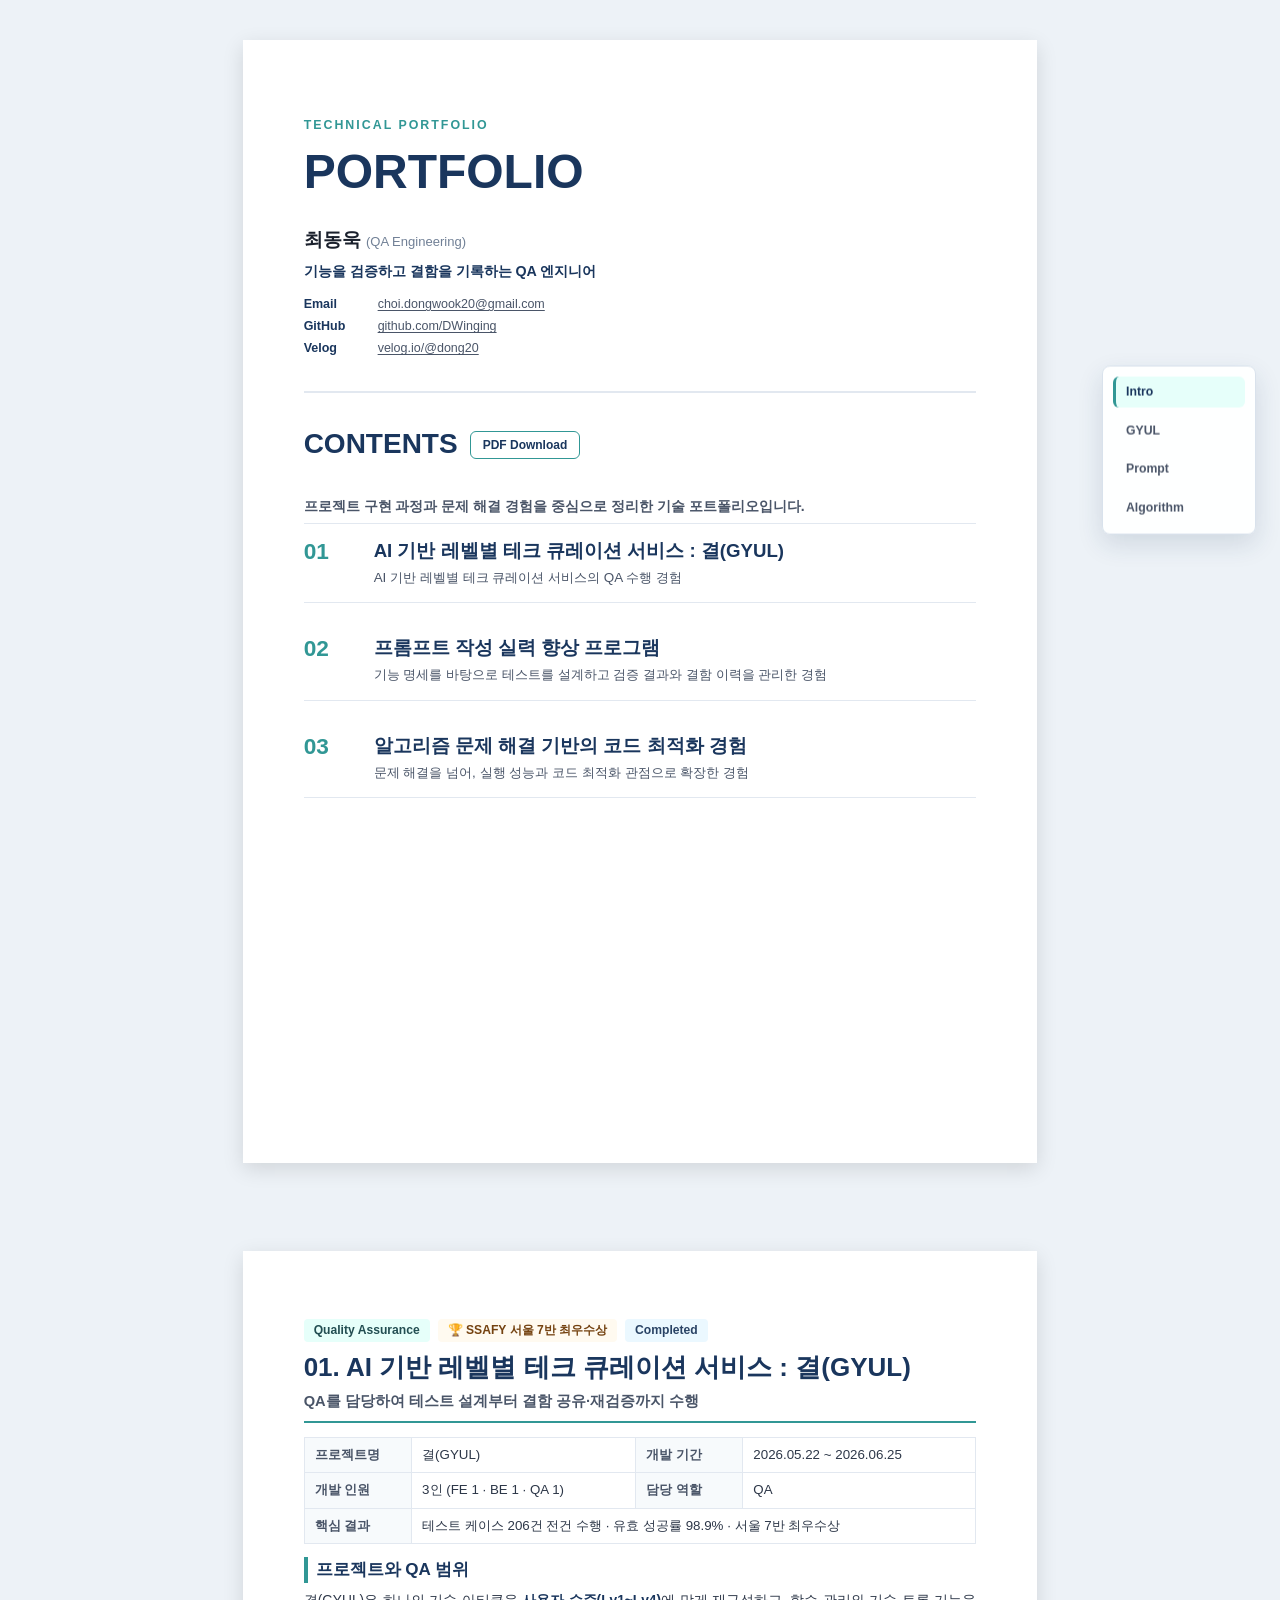
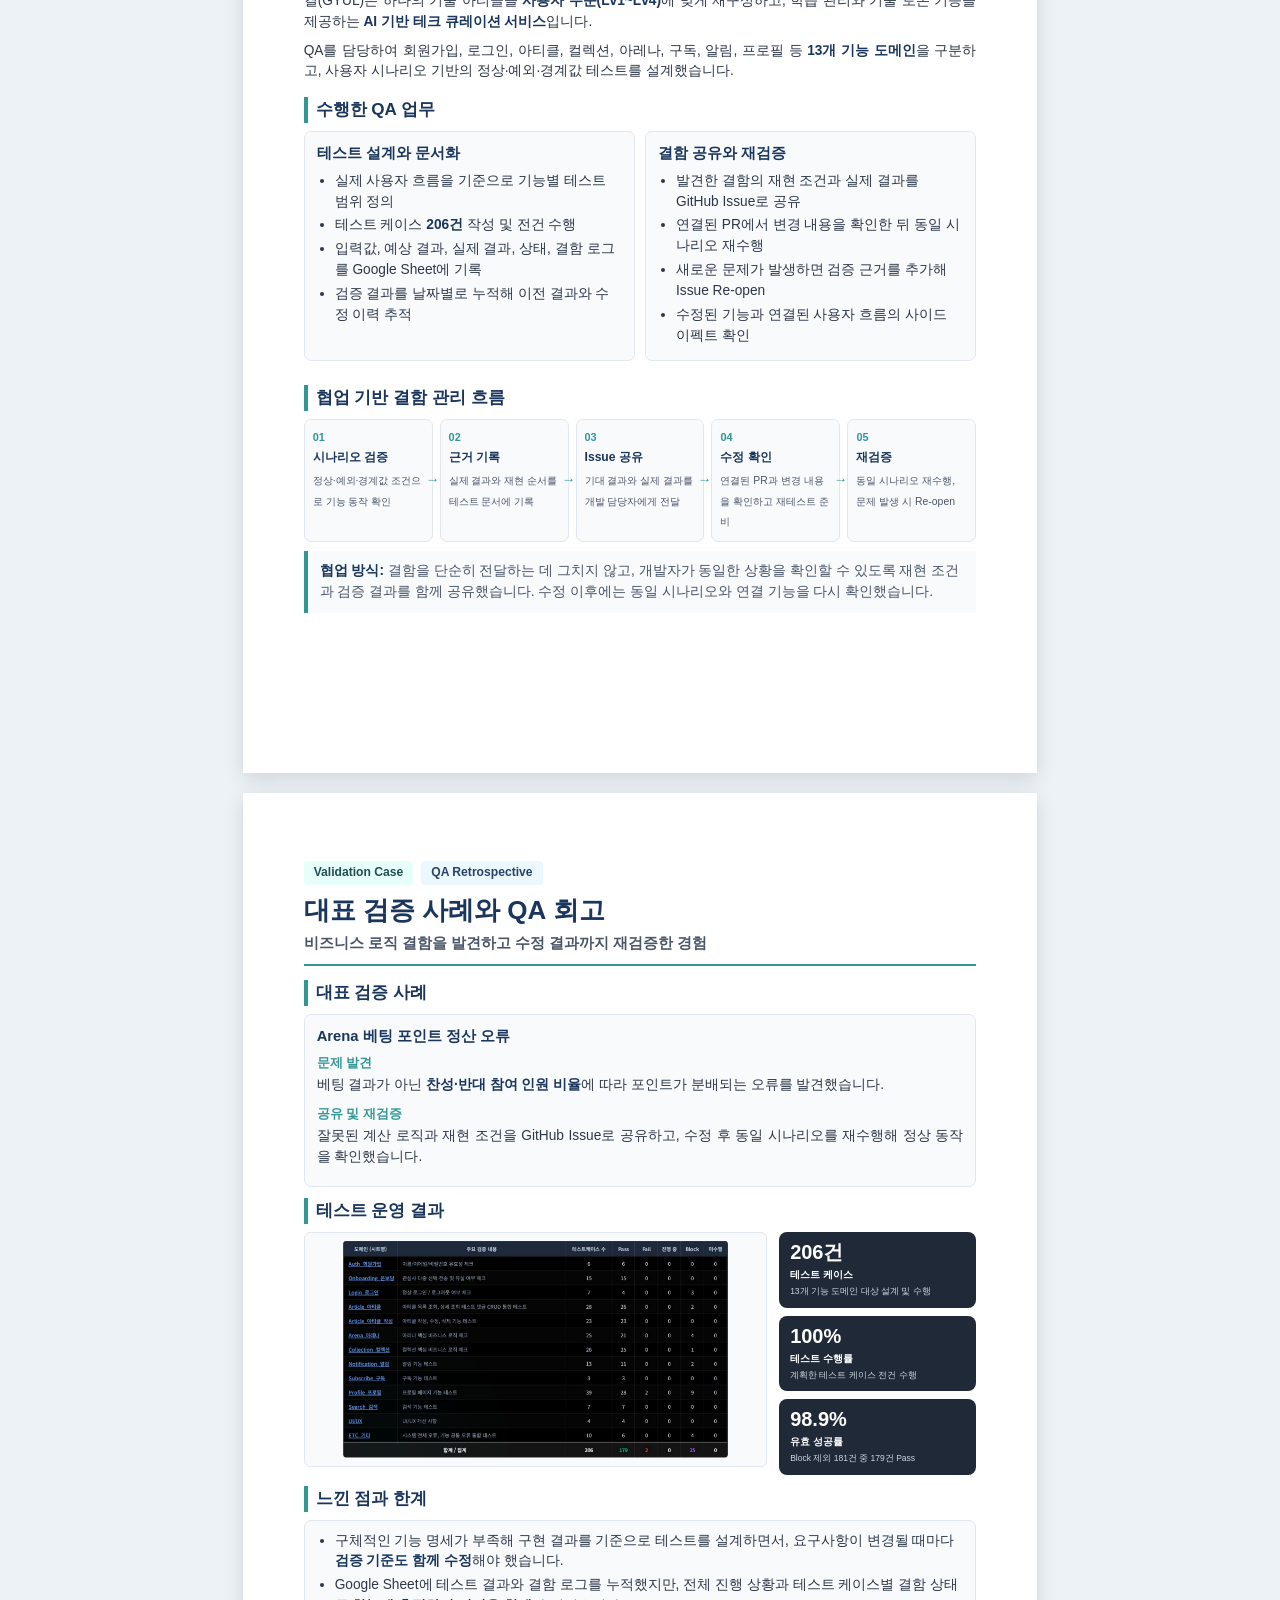
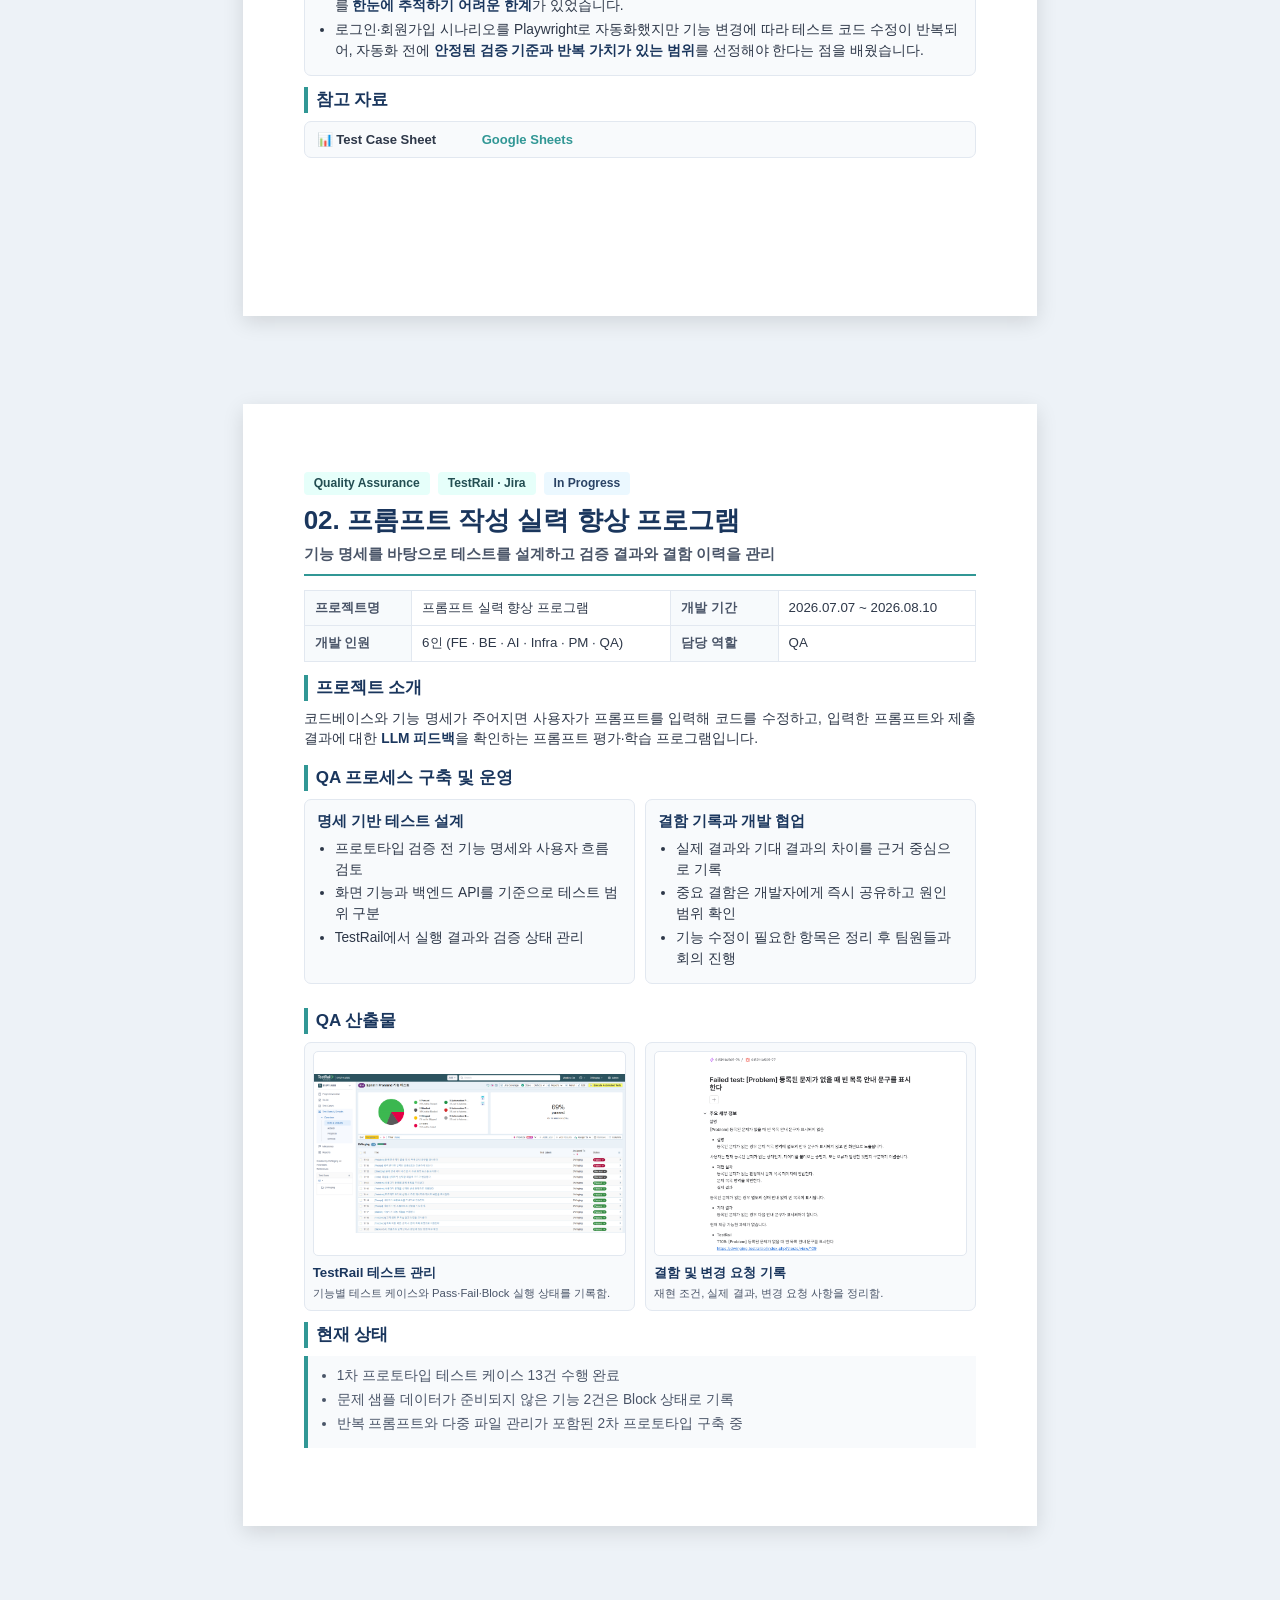
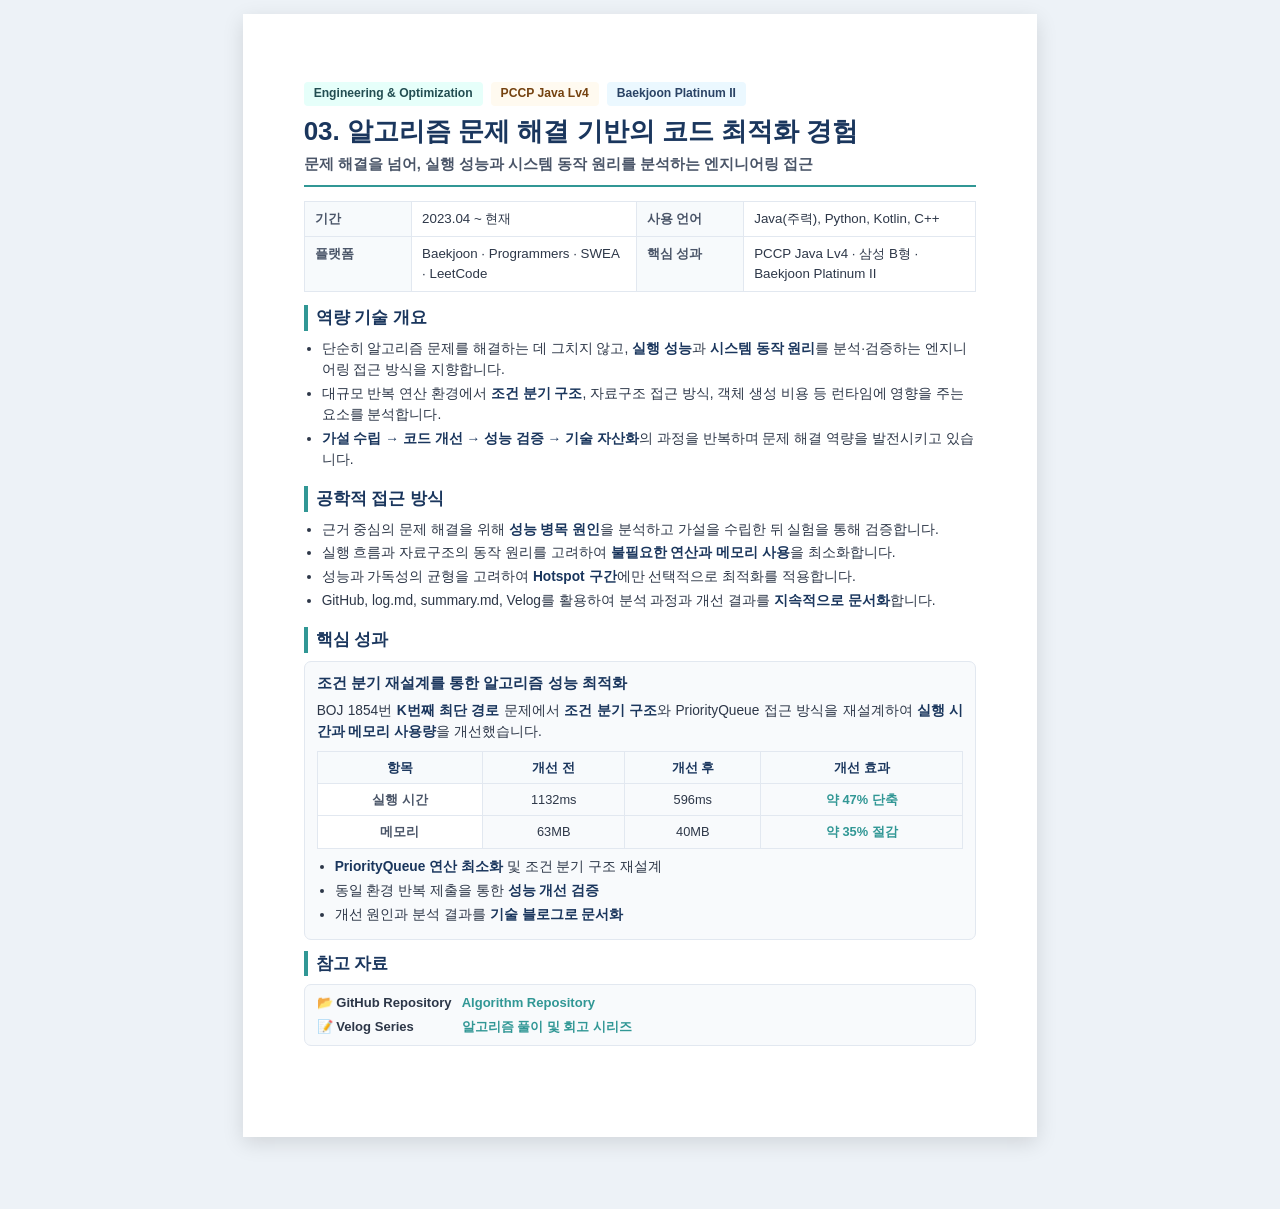
<file: index.html>
<!DOCTYPE html>
<html lang="ko">
<head>
  <meta charset="UTF-8" />
  <meta name="viewport" content="width=device-width, initial-scale=1.0" />
  <title>Portfolio</title>
  <link rel="stylesheet" href="assets/css/portfolio.css" />
</head>
<body>
  <nav class="side-navigation web-only" aria-label="프로젝트 바로가기">
    <a class="side-navigation__link is-active" href="#intro" target="_self" data-section="intro">Intro</a>
    <a class="side-navigation__link" href="#gyul" target="_self" data-section="gyul">GYUL</a>
    <a class="side-navigation__link" href="#prompt" target="_self" data-section="prompt">Prompt</a>
    <a class="side-navigation__link" href="#algorithm" target="_self" data-section="algorithm">Algorithm</a>
  </nav>

  <main class="portfolio-shell">
    <section id="intro" class="intro-section" aria-label="포트폴리오 소개">
<!-- ==================================================
       MAIN PAGE
       기술 포트폴리오 표지 / CONTENTS
  ================================================== -->
  <div class="page" id="top">

    <div class="cover-container">

      <!-- Hero -->
      <section class="cover-hero">
        <div class="cover-label">
          TECHNICAL PORTFOLIO
        </div>

        <h1 class="cover-title">
          PORTFOLIO
        </h1>

        <div class="profile-header">
          <h2 class="profile-name">
            최동욱 <span>(QA Engineering)</span>
          </h2>

          <h3 class="profile-role">
            기능을 검증하고 결함을 기록하는 QA 엔지니어
          </h3>

          <div class="contact-list">
            <div class="contact-row">
              <span class="contact-label">Email</span>
              <a href="mailto:choi.dongwook20@gmail.com" class="contact-link">
                choi.dongwook20@gmail.com
              </a>
            </div>

            <div class="contact-row">
              <span class="contact-label">GitHub</span>
              <a href="https://github.com/DWinging" target="_blank" class="contact-link" rel="noopener noreferrer">
                github.com/DWinging
              </a>
            </div>

            <div class="contact-row">
              <span class="contact-label">Velog</span>
              <a href="https://velog.io/@dong20/series" target="_blank" class="contact-link" rel="noopener noreferrer">
                velog.io/@dong20
              </a>
            </div>
          </div>

        </div>
      </section>

      <div class="cover-divider"></div>

      <!-- Contents -->
      <section class="contents-section">
        <div class="contents-title-row">
          <h2 class="contents-title">
            CONTENTS
          </h2>

          <a
            class="pdf-download web-only"
            href="docs/choidongwook_Portfolio.pdf"
            download
          >
            PDF Download
          </a>
        </div>

        <div class="cover-description">
          <p>
            프로젝트 구현 과정과 문제 해결 경험을 중심으로 정리한 기술 포트폴리오입니다.
          </p>
        </div>

        <div class="chapter-list">

          <a href="#gyul" class="chapter-item">
            <div class="chapter-number">
              01
            </div>

            <div class="chapter-content">
              <h3>
                AI 기반 레벨별 테크 큐레이션 서비스 : 결(GYUL)
              </h3>

              <p>
                AI 기반 레벨별 테크 큐레이션 서비스의 QA 수행 경험
              </p>
            </div>
          </a>

          <a href="#prompt" class="chapter-item">
            <div class="chapter-number">
              02
            </div>

            <div class="chapter-content">
              <h3>
                프롬프트 작성 실력 향상 프로그램
              </h3>

              <p>
                기능 명세를 바탕으로 테스트를 설계하고 검증 결과와 결함 이력을 관리한 경험
              </p>
            </div>
          </a>

          <a href="#algorithm" class="chapter-item">
            <div class="chapter-number">
              03
            </div>

            <div class="chapter-content">
              <h3>
                알고리즘 문제 해결 기반의 코드 최적화 경험
              </h3>

              <p>
		문제 해결을 넘어, 실행 성능과 코드 최적화 관점으로 확장한 경험
              </p>
            </div>
          </a>

        </div>
      </section>

    </div>

  </div>
    </section>

    <div class="web-gap" aria-hidden="true"></div>

    <section id="gyul" class="project-section" aria-label="GYUL 프로젝트">
<!-- PAGE 1 -->
  <div class="page">

    <div class="header-container">
      <div class="badge-row">
        <span class="badge">Quality Assurance</span>
        <span class="badge award">🏆 SSAFY 서울 7반 최우수상</span>
        <span class="badge status">Completed</span>
      </div>

      <h1 class="main-title">
        01. AI 기반 레벨별 테크 큐레이션 서비스 : 결(GYUL)
      </h1>

      <p class="subtitle">
        QA를 담당하여 테스트 설계부터 결함 공유·재검증까지 수행
      </p>

      <div class="header-line"></div>
    </div>

    <table class="overview-table">
      <tr>
        <td class="label">프로젝트명</td>
        <td class="value">결(GYUL)</td>

        <td class="label">개발 기간</td>
        <td class="value">2026.05.22 ~ 2026.06.25</td>
      </tr>

      <tr>
        <td class="label">개발 인원</td>
        <td class="value">3인 (FE 1 · BE 1 · QA 1)</td>

        <td class="label">담당 역할</td>
        <td class="value">QA</td>
      </tr>

      <tr>
        <td class="label">핵심 결과</td>
        <td class="value" colspan="3">
          테스트 케이스 206건 전건 수행 · 유효 성공률 98.9% · 서울 7반 최우수상
        </td>
      </tr>
    </table>

    <section class="section compact">
      <h2 class="section-title">프로젝트와 QA 범위</h2>

      <p>
        결(GYUL)은 하나의 기술 아티클을
        <strong>사용자 수준(Lv1~Lv4)</strong>에 맞게 재구성하고,
        학습 관리와 기술 토론 기능을 제공하는
        <strong>AI 기반 테크 큐레이션 서비스</strong>입니다.
      </p>

      <p>
        QA를 담당하여 회원가입, 로그인, 아티클, 컬렉션,
        아레나, 구독, 알림, 프로필 등
        <strong>13개 기능 도메인</strong>을 구분하고,
        사용자 시나리오 기반의 정상·예외·경계값 테스트를 설계했습니다.
      </p>
    </section>

    <section class="section">
      <h2 class="section-title">수행한 QA 업무</h2>

      <div class="summary-grid">

        <div class="card">
          <h3 class="card-title">테스트 설계와 문서화</h3>

          <ul class="compact-list">
            <li>실제 사용자 흐름을 기준으로 기능별 테스트 범위 정의</li>
            <li>테스트 케이스 <strong>206건</strong> 작성 및 전건 수행</li>
            <li>입력값, 예상 결과, 실제 결과, 상태, 결함 로그를 Google Sheet에 기록</li>
            <li>검증 결과를 날짜별로 누적해 이전 결과와 수정 이력 추적</li>
          </ul>
        </div>

        <div class="card">
          <h3 class="card-title">결함 공유와 재검증</h3>

          <ul class="compact-list">
            <li>발견한 결함의 재현 조건과 실제 결과를 GitHub Issue로 공유</li>
            <li>연결된 PR에서 변경 내용을 확인한 뒤 동일 시나리오 재수행</li>
            <li>새로운 문제가 발생하면 검증 근거를 추가해 Issue Re-open</li>
            <li>수정된 기능과 연결된 사용자 흐름의 사이드 이펙트 확인</li>
          </ul>
        </div>

      </div>
    </section>

    <section class="section">
      <h2 class="section-title">협업 기반 결함 관리 흐름</h2>

      <div class="workflow">

        <div class="workflow-step">
          <span class="workflow-number">01</span>
          <span class="workflow-title">시나리오 검증</span>
          <span class="workflow-desc">
            정상·예외·경계값 조건으로 기능 동작 확인
          </span>
        </div>

        <div class="workflow-step">
          <span class="workflow-number">02</span>
          <span class="workflow-title">근거 기록</span>
          <span class="workflow-desc">
            실제 결과와 재현 순서를 테스트 문서에 기록
          </span>
        </div>

        <div class="workflow-step">
          <span class="workflow-number">03</span>
          <span class="workflow-title">Issue 공유</span>
          <span class="workflow-desc">
            기대 결과와 실제 결과를 개발 담당자에게 전달
          </span>
        </div>

        <div class="workflow-step">
          <span class="workflow-number">04</span>
          <span class="workflow-title">수정 확인</span>
          <span class="workflow-desc">
            연결된 PR과 변경 내용을 확인하고 재테스트 준비
          </span>
        </div>

        <div class="workflow-step">
          <span class="workflow-number">05</span>
          <span class="workflow-title">재검증</span>
          <span class="workflow-desc">
            동일 시나리오 재수행, 문제 발생 시 Re-open
          </span>
        </div>

      </div>

      <div class="note-box">
        <strong>협업 방식:</strong>
        결함을 단순히 전달하는 데 그치지 않고,
        개발자가 동일한 상황을 확인할 수 있도록 재현 조건과 검증 결과를 함께 공유했습니다.
        수정 이후에는 동일 시나리오와 연결 기능을 다시 확인했습니다.
      </div>
    </section>

  </div>


  <!-- PAGE 2 -->
  <div class="page">

    <div class="header-container">
      <div class="badge-row">
        <span class="badge">Validation Case</span>
        <span class="badge status">QA Retrospective</span>
      </div>

      <h1 class="main-title">
        대표 검증 사례와 QA 회고
      </h1>

      <p class="subtitle">
        비즈니스 로직 결함을 발견하고 수정 결과까지 재검증한 경험
      </p>

      <div class="header-line"></div>
    </div>

    <section class="section compact">
      <h2 class="section-title">대표 검증 사례</h2>

      <div class="card">
        <h3 class="card-title">Arena 베팅 포인트 정산 오류</h3>

        <div class="case-step">
          <span class="case-step-label">문제 발견</span>
          <p>
            베팅 결과가 아닌 <strong>찬성·반대 참여 인원 비율</strong>에 따라
            포인트가 분배되는 오류를 발견했습니다.
          </p>
        </div>

        <div class="case-step">
          <span class="case-step-label">공유 및 재검증</span>
          <p>
            잘못된 계산 로직과 재현 조건을 GitHub Issue로 공유하고,
            수정 후 동일 시나리오를 재수행해 정상 동작을 확인했습니다.
          </p>
        </div>
      </div>
    </section>

    <section class="section compact">
      <h2 class="section-title">테스트 운영 결과</h2>

      <div class="result-layout">

        <div class="result-image-box">
          <img src="assets/images/gyul-test-result.jpg" alt="GYUL 테스트 케이스 수행 결과" />
        </div>

        <div class="result-side-metrics">

          <div class="result-metric-card">
            <div class="value">206건</div>
            <div class="label">테스트 케이스</div>
            <div class="desc">
              13개 기능 도메인 대상 설계 및 수행
            </div>
          </div>

          <div class="result-metric-card">
            <div class="value">100%</div>
            <div class="label">테스트 수행률</div>
            <div class="desc">
              계획한 테스트 케이스 전건 수행
            </div>
          </div>

          <div class="result-metric-card">
            <div class="value">98.9%</div>
            <div class="label">유효 성공률</div>
            <div class="desc">
              Block 제외 181건 중 179건 Pass
            </div>
          </div>

        </div>
      </div>
    </section>

    <section class="section compact">
      <h2 class="section-title">느낀 점과 한계</h2>

      <div class="card">
        <ul class="compact-list">
          <li>
            구체적인 기능 명세가 부족해 구현 결과를 기준으로 테스트를 설계하면서,
            요구사항이 변경될 때마다
            <strong>검증 기준도 함께 수정</strong>해야 했습니다.
          </li>

          <li>
            Google Sheet에 테스트 결과와 결함 로그를 누적했지만,
            전체 진행 상황과 테스트 케이스별 결함 상태를
            <strong>한눈에 추적하기 어려운 한계</strong>가 있었습니다.
          </li>

          <li>
            로그인·회원가입 시나리오를 Playwright로 자동화했지만
            기능 변경에 따라 테스트 코드 수정이 반복되어,
            자동화 전에
            <strong>안정된 검증 기준과 반복 가치가 있는 범위</strong>를
            선정해야 한다는 점을 배웠습니다.
          </li>
        </ul>
      </div>
    </section>

    <section class="section compact">
      <h2 class="section-title">참고 자료</h2>

      <div class="link-box">
        <div class="link-row">
          <span class="link-label">📊 Test Case Sheet</span>

          <a class="link-url"
            href="https://docs.google.com/spreadsheets/d/129mAV0xWps5LJrS9kNRcDs_nmDXqA18Epn5W4JC5KEU/edit?usp=sharing"
            target="_blank" rel="noopener noreferrer">
            Google Sheets
          </a>
        </div>
      </div>
    </section>

  </div>
    </section>

    <div class="web-gap" aria-hidden="true"></div>

    <section id="prompt" class="project-section" aria-label="프롬프트 기반 코딩 평가 및 학습 프로그램">
<div class="page">

    <div class="header-container">
      <div class="badge-row">
        <span class="badge">Quality Assurance</span>
        <span class="badge">TestRail · Jira</span>
        <span class="badge status">In Progress</span>
      </div>

      <h1 class="main-title">
        02. 프롬프트 작성 실력 향상 프로그램
      </h1>

      <p class="subtitle">
        기능 명세를 바탕으로 테스트를 설계하고 검증 결과와 결함 이력을 관리
      </p>

      <div class="header-line"></div>
    </div>

    <table class="overview-table">
      <tr>
        <td class="label">프로젝트명</td>
        <td class="value">프롬프트 실력 향상 프로그램</td>

        <td class="label">개발 기간</td>
        <td class="value">2026.07.07 ~ 2026.08.10</td>
      </tr>

      <tr>
        <td class="label">개발 인원</td>
        <td class="value">6인 (FE · BE · AI · Infra · PM · QA)</td>

        <td class="label">담당 역할</td>
        <td class="value">QA</td>
      </tr>
    </table>

    <section class="section compact">
      <h2 class="section-title">프로젝트 소개</h2>

      <p>
        코드베이스와 기능 명세가 주어지면 사용자가 프롬프트를 입력해 코드를 수정하고,
        입력한 프롬프트와 제출 결과에 대한 <strong>LLM 피드백</strong>을 확인하는 프롬프트 평가·학습 프로그램입니다.
      </p>
    </section>

    <section class="section">
      <h2 class="section-title">QA 프로세스 구축 및 운영</h2>

      <div class="summary-grid">

        <div class="card">
          <h3 class="card-title">명세 기반 테스트 설계</h3>

          <ul class="compact-list">
            <li>프로토타입 검증 전 기능 명세와 사용자 흐름 검토</li>
            <li>화면 기능과 백엔드 API를 기준으로 테스트 범위 구분</li>
            <li>TestRail에서 실행 결과와 검증 상태 관리</li>
          </ul>
        </div>

        <div class="card">
          <h3 class="card-title">결함 기록과 개발 협업</h3>

          <ul class="compact-list">
            <li>실제 결과와 기대 결과의 차이를 근거 중심으로 기록</li>
            <li>중요 결함은 개발자에게 즉시 공유하고 원인 범위 확인</li>
            <li>기능 수정이 필요한 항목은 정리 후 팀원들과 회의 진행</li>
          </ul>
        </div>

      </div>
    </section>

    <section class="section">
      <h2 class="section-title">QA 산출물</h2>

      <div class="evidence-grid">

        <div class="evidence-card">
          <div class="evidence-image-box">
            <img
              src="assets/images/prompt-testRail.png"
              alt="TestRail 테스트 케이스 및 실행 결과"
            />
          </div>

          <h3 class="evidence-title">TestRail 테스트 관리</h3>

          <p class="evidence-desc">
            기능별 테스트 케이스와 Pass·Fail·Block 실행 상태를 기록함.
          </p>
        </div>

        <div class="evidence-card">
          <div class="evidence-image-box">
            <img
              src="assets/images/prompt-jira.png"
              alt="Jira 결함 및 변경 요청 작성 내용"
            />
          </div>

          <h3 class="evidence-title">결함 및 변경 요청 기록</h3>

          <p class="evidence-desc">
            재현 조건, 실제 결과, 변경 요청 사항을 정리함.
          </p>
        </div>

      </div>
    </section>

    <section class="section compact">
      <h2 class="section-title">현재 상태</h2>

      <div class="status-box">
        <ul class="compact-list">
          <li>1차 프로토타입 테스트 케이스 13건 수행 완료</li>
          <li>문제 샘플 데이터가 준비되지 않은 기능 2건은 Block 상태로 기록</li>
          <li>반복 프롬프트와 다중 파일 관리가 포함된 2차 프로토타입 구축 중</li>
        </ul>
      </div>
    </section>

  </div>
    </section>

    <div class="web-gap" aria-hidden="true"></div>

    <section id="algorithm" class="project-section" aria-label="알고리즘 문제 해결 기반의 코드 최적화 경험">
<div class="page">

    <div class="header-container">
      <div class="badge-row">
        <span class="badge">Engineering & Optimization</span>
        <span class="badge award">PCCP Java Lv4</span>
        <span class="badge status">Baekjoon Platinum II</span>
      </div>

      <h1 class="main-title">03. 알고리즘 문제 해결 기반의 코드 최적화 경험</h1>
      <p class="subtitle">문제 해결을 넘어, 실행 성능과 시스템 동작 원리를 분석하는 엔지니어링 접근</p>
      <div class="header-line"></div>
    </div>

    <table class="overview-table">
      <tr>
        <td class="label">기간</td>
        <td class="value">2023.04 ~ 현재</td>
        <td class="label">사용 언어</td>
        <td class="value">Java(주력), Python, Kotlin, C++</td>
      </tr>
      <tr>
        <td class="label">플랫폼</td>
        <td class="value">Baekjoon · Programmers · SWEA · LeetCode</td>
        <td class="label">핵심 성과</td>
        <td class="value">PCCP Java Lv4 · 삼성 B형 · Baekjoon Platinum II</td>
      </tr>
    </table>

    <section class="section compact">
      <h2 class="section-title">역량 기술 개요</h2>
      <ul>
        <li>단순히 알고리즘 문제를 해결하는 데 그치지 않고, <strong>실행 성능</strong>과 <strong>시스템 동작 원리</strong>를 분석·검증하는 엔지니어링 접근 방식을 지향합니다.</li>
        <li>대규모 반복 연산 환경에서 <strong>조건 분기 구조</strong>, 자료구조 접근 방식, 객체 생성 비용 등 런타임에 영향을 주는 요소를 분석합니다.</li>
        <li><strong>가설 수립 → 코드 개선 → 성능 검증 → 기술 자산화</strong>의 과정을 반복하며 문제 해결 역량을 발전시키고 있습니다.</li>
      </ul>
    </section>

    <section class="section">
      <h2 class="section-title">공학적 접근 방식</h2>
      <ul>
        <li>근거 중심의 문제 해결을 위해 <strong>성능 병목 원인</strong>을 분석하고 가설을 수립한 뒤 실험을 통해 검증합니다.</li>
        <li>실행 흐름과 자료구조의 동작 원리를 고려하여 <strong>불필요한 연산과 메모리 사용</strong>을 최소화합니다.</li>
        <li>성능과 가독성의 균형을 고려하여 <strong>Hotspot 구간</strong>에만 선택적으로 최적화를 적용합니다.</li>
        <li>GitHub, log.md, summary.md, Velog를 활용하여 분석 과정과 개선 결과를 <strong>지속적으로 문서화</strong>합니다.</li>
      </ul>
    </section>

    <section class="section no-break">
      <h2 class="section-title">핵심 성과</h2>

      <div class="case-box">
        <div class="case-title">조건 분기 재설계를 통한 알고리즘 성능 최적화</div>

        <p>
          BOJ 1854번 <strong>K번째 최단 경로</strong> 문제에서
          <strong>조건 분기 구조</strong>와 PriorityQueue 접근 방식을 재설계하여
          <strong>실행 시간과 메모리 사용량</strong>을 개선했습니다.
        </p>

        <table class="result-table">
          <tr>
            <th>항목</th>
            <th>개선 전</th>
            <th>개선 후</th>
            <th>개선 효과</th>
          </tr>
          <tr>
            <td>실행 시간</td>
            <td>1132ms</td>
            <td>596ms</td>
            <td class="emphasis">약 47% 단축</td>
          </tr>
          <tr>
            <td>메모리</td>
            <td>63MB</td>
            <td>40MB</td>
            <td class="emphasis">약 35% 절감</td>
          </tr>
        </table>

	<ul>
	  <li><strong>PriorityQueue 연산 최소화</strong> 및 조건 분기 구조 재설계</li>
	  <li>동일 환경 반복 제출을 통한 <strong>성능 개선 검증</strong></li>
	  <li>개선 원인과 분석 결과를 <strong>기술 블로그로 문서화</strong></li>
        </ul>
      </div>
    </section>

    <section class="section compact reference-section">
      <h2 class="section-title">참고 자료</h2>

      <div class="link-box">
        <div class="link-row">
          <span class="link-label">📂 GitHub Repository</span>
          <a class="link-url" href="https://github.com/DWinging/Algorithm" target="_blank" rel="noopener noreferrer">
            Algorithm Repository
          </a>
        </div>
        <div class="link-row">
          <span class="link-label">📝 Velog Series</span>
          <a class="link-url" href="https://velog.io/@dong20/series/%EC%95%8C%EA%B3%A0%EB%A6%AC%EC%A6%98" target="_blank" rel="noopener noreferrer">
            알고리즘 풀이 및 회고 시리즈
          </a>
        </div>
      </div>
    </section>

  </div>
    </section>
  </main>

  <script src="js/navigation.js"></script>
</body>
</html>
</file>
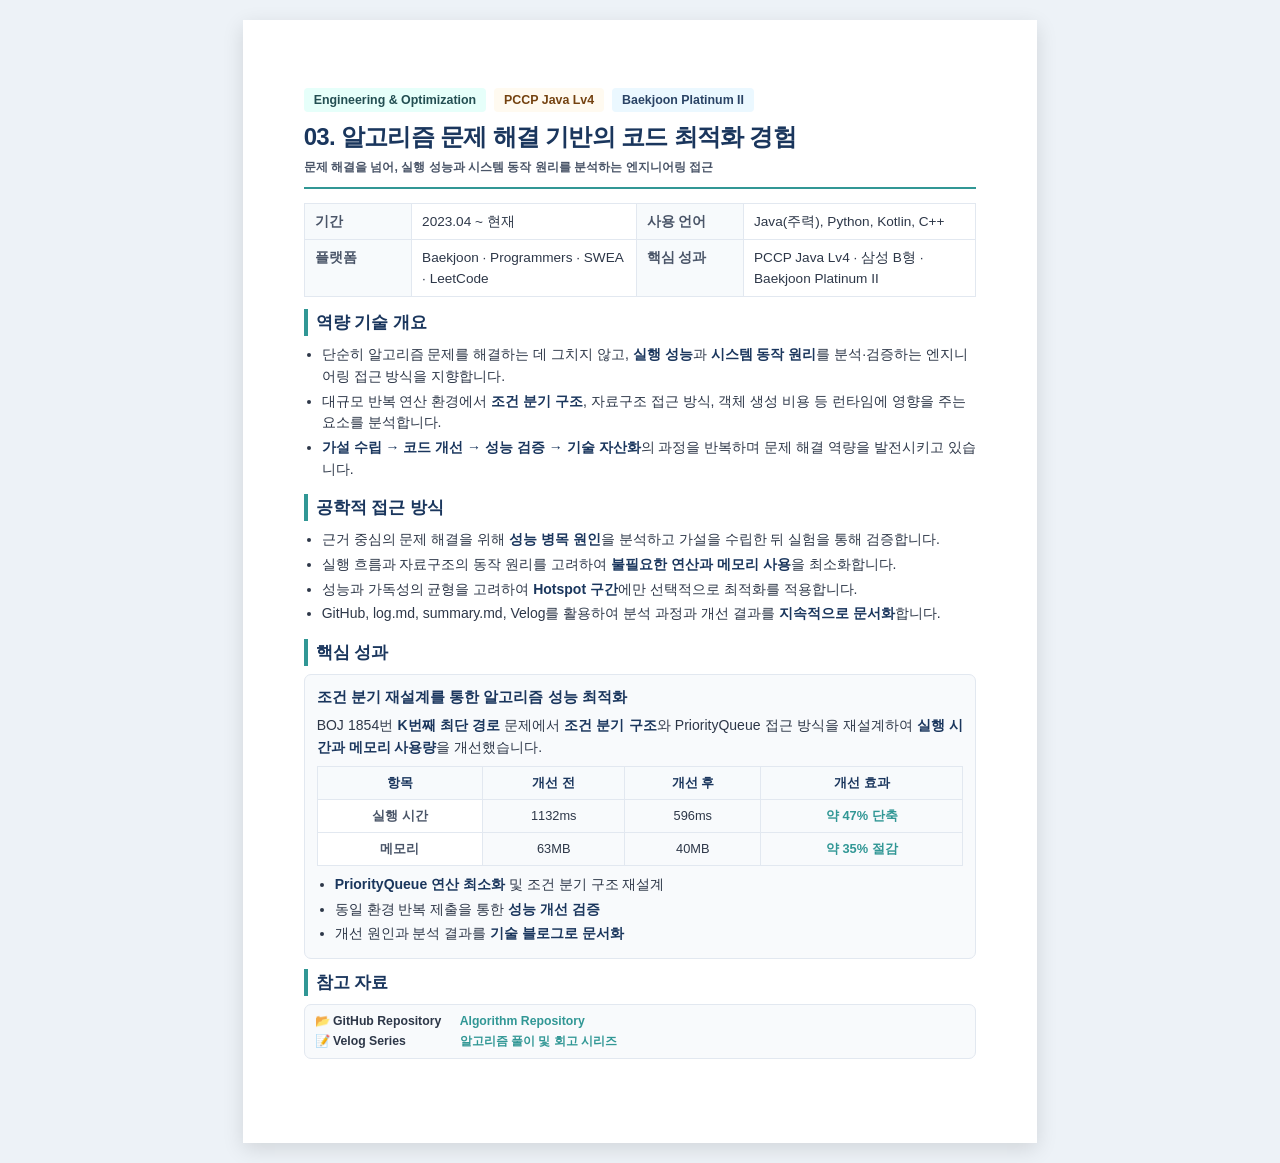
<file: Algorithm.html>
<!DOCTYPE html>
<html lang="ko">
<head>
  <meta charset="UTF-8" />
  <title>03. 알고리즘 문제 해결 기반의 코드 최적화 경험</title>

  <style>
    /* =========================
       A4 Print Setting
    ========================= */
    @page {
      size: A4;
      margin: 0;
    }

    * {
      box-sizing: border-box;
      -webkit-print-color-adjust: exact !important;
      print-color-adjust: exact !important;
      color-adjust: exact !important;
    }

    html,
    body {
      -webkit-print-color-adjust: exact !important;
      print-color-adjust: exact !important;
      color-adjust: exact !important;
    }

    body {
      margin: 0;
      padding: 0;
      font-family: 'Pretendard', 'Malgun Gothic', 'Apple SD Gothic Neo', sans-serif;
      color: #2d3748;
      line-height: 1.55;
      font-size: 10.5pt;
      background: #ffffff;
    }

    a {
      color: inherit;
      text-decoration: none;
    }

    p {
      margin: 0 0 8px 0;
      text-align: justify;
    }

    ul {
      margin: 0;
      padding-left: 18px;
    }

    li {
      margin-bottom: 3px;
    }

    strong {
      font-weight: 700;
      color: #1a365d;
    }

    /* =========================
       Page
    ========================= */
    .page {
      width: 210mm;
      min-height: 297mm;
      page-break-after: always;
      break-after: page;
    }

    .page:last-child {
      page-break-after: auto;
      break-after: auto;
    }

    .no-break {
      page-break-inside: avoid;
      break-inside: avoid;
    }

    /* =========================
       Header
    ========================= */
    .header-container {
      margin-bottom: 14px;
    }

    .badge-row {
      display: flex;
      gap: 8px;
      flex-wrap: wrap;
      margin-bottom: 10px;
    }

    .badge {
      display: inline-block;
      background-color: #e6fffa;
      color: #234e52;
      font-size: 9.3pt;
      font-weight: 700;
      padding: 4px 10px;
      border-radius: 4px;
      line-height: 1.3;
    }

    .badge.award {
      background-color: #fffaf0;
      color: #744210;
    }

    .badge.status {
      background-color: #ebf8ff;
      color: #2a4365;
    }

    .main-title {
      font-size: 18pt;
      line-height: 1.25;
      color: #1a365d;
      margin: 0 0 6px 0;
      font-weight: 800;
      letter-spacing: -0.7px;
    }

    .subtitle {
      font-size: 9.2pt;
      color: #4a5568;
      margin: 0 0 10px 0;
      font-weight: 600;
    }

    .header-line {
      border-top: 2px solid #319795;
      margin-top: 10px;
    }

    /* =========================
       Section
       주의: 여기에는 break-inside: avoid 걸지 않음
    ========================= */
    .section {
      margin-top: 14px;
    }

    .section.compact {
      margin-top: 10px;
    }

    .section-title {
      font-size: 13pt;
      color: #1a365d;
      border-left: 4px solid #319795;
      padding-left: 8px;
      margin: 0 0 8px 0;
      font-weight: 700;
      page-break-after: avoid;
      break-after: avoid;
    }

    /* =========================
       Overview Table
    ========================= */
    .overview-table {
      width: 100%;
      border-collapse: collapse;
      font-size: 10.2pt;
      margin-bottom: 12px;
    }

    .overview-table td {
      border: 1px solid #e2e8f0;
      padding: 7px 10px;
      vertical-align: top;
    }

    .overview-table td.label {
      width: 16%;
      background: #f7fafc;
      font-weight: 700;
      color: #4a5568;
      white-space: nowrap;
    }

    .overview-table td.value {
      color: #2d3748;
    }

    /* =========================
       Metric Cards
    ========================= */
    .metric-grid {
      display: grid;
      grid-template-columns: repeat(4, 1fr);
      gap: 8px;
      margin: 7px 0 8px 0;
    }

    .metric-card {
      background: #ffffff;
      border: 1px solid #cbd5e0;
      border-radius: 8px;
      padding: 9px 7px;
      text-align: center;
      page-break-inside: avoid;
      break-inside: avoid;
    }

    .metric-value {
      font-size: 15pt;
      font-weight: 800;
      color: #1a365d;
      line-height: 1.1;
      margin-bottom: 3px;
      letter-spacing: -0.4px;
    }

    .metric-label {
      font-size: 8.8pt;
      color: #718096;
      font-weight: 700;
    }

    /* =========================
       Case Box
    ========================= */
    .case-box {
      background: #f8fafc;
      border: 1px solid #e2e8f0;
      border-radius: 7px;
      padding: 10px 12px;
      margin-bottom: 8px;
      page-break-inside: avoid;
      break-inside: avoid;
    }

    .case-title {
      color: #1a365d;
      font-size: 11.3pt;
      font-weight: 800;
      margin-bottom: 7px;
    }

    /* =========================
       Result Table
    ========================= */
    .result-table {
      width: 100%;
      border-collapse: collapse;
      font-size: 9.6pt;
      margin: 7px 0 8px 0;
    }

    .result-table th,
    .result-table td {
      border: 1px solid #e2e8f0;
      padding: 6px 8px;
      text-align: center;
    }

    .result-table th {
      background: #f7fafc;
      color: #1a365d;
      font-weight: 800;
    }

    .result-table td:first-child {
      font-weight: 700;
      color: #4a5568;
      background: #ffffff;
    }

    .result-table .emphasis {
      color: #319795;
      font-weight: 800;
    }

    /* =========================
       Links
    ========================= */
    .reference-section {
      margin-top: 8px;
    }

    .link-box {
      background: #f8fafc;
      border: 1px solid #e2e8f0;
      border-radius: 7px;
      padding: 8px 10px;
      margin-top: 6px;
    }

    .link-row {
      display: flex;
      align-items: center;
      margin-bottom: 4px;
      font-size: 9.2pt;
      line-height: 1.35;
    }

    .link-row:last-child {
      margin-bottom: 0;
    }

    .link-label {
      width: 145px;
      color: #2d3748;
      font-weight: 800;
      flex-shrink: 0;
    }

    .link-url {
      color: #319795;
      font-weight: 600;
      word-break: break-all;
    }

    /* =========================
       Screen Preview
    ========================= */
    @media screen {
      body {
        background: #edf2f7;
      }

      .page {
        width: 210mm;
        min-height: 297mm;
        margin: 20px auto;
        padding: 18mm 16mm;
        background: #ffffff;
        box-shadow: 0 6px 20px rgba(0,0,0,0.12);
      }
    }

    /* =========================
       Print Mode
    ========================= */
    @media print {
      html,
      body,
      * {
        -webkit-print-color-adjust: exact !important;
        print-color-adjust: exact !important;
        color-adjust: exact !important;
      }

      body {
        background: #ffffff !important;
        counter-reset: print-page;
      }

      .page {
        width: auto;
        min-height: auto;
        margin: 0;
        padding: 18mm 16mm;
        position: relative;
        box-shadow: none;
        counter-increment: print-page;
        page-break-after: always;
        break-after: page;
      }

      .page::after {
        content: counter(print-page);
        position: absolute;
        right: 16mm;
        bottom: 7mm;
        color: #718096;
        font-size: 8pt;
      }

      .page:last-child {
        page-break-after: auto;
        break-after: auto;
      }

      .badge {
        background-color: #e6fffa !important;
        color: #234e52 !important;
      }

      .badge.award {
        background-color: #fffaf0 !important;
        color: #744210 !important;
      }

      .badge.status {
        background-color: #ebf8ff !important;
        color: #2a4365 !important;
      }

      .overview-table td.label,
      .result-table th,
      .case-box,
      .link-box {
        background-color: #f8fafc !important;
      }

      .metric-card {
        background-color: #ffffff !important;
      }

      .result-table .emphasis {
        color: #319795 !important;
      }
    }
  </style>
</head>

<body>

  <div class="page">

    <div class="header-container">
      <div class="badge-row">
        <span class="badge">Engineering & Optimization</span>
        <span class="badge award">PCCP Java Lv4</span>
        <span class="badge status">Baekjoon Platinum II</span>
      </div>

      <h1 class="main-title">03. 알고리즘 문제 해결 기반의 코드 최적화 경험</h1>
      <p class="subtitle">문제 해결을 넘어, 실행 성능과 시스템 동작 원리를 분석하는 엔지니어링 접근</p>
      <div class="header-line"></div>
    </div>

    <table class="overview-table">
      <tr>
        <td class="label">기간</td>
        <td class="value">2023.04 ~ 현재</td>
        <td class="label">사용 언어</td>
        <td class="value">Java(주력), Python, Kotlin, C++</td>
      </tr>
      <tr>
        <td class="label">플랫폼</td>
        <td class="value">Baekjoon · Programmers · SWEA · LeetCode</td>
        <td class="label">핵심 성과</td>
        <td class="value">PCCP Java Lv4 · 삼성 B형 · Baekjoon Platinum II</td>
      </tr>
    </table>

    <section class="section compact">
      <h2 class="section-title">역량 기술 개요</h2>
      <ul>
        <li>단순히 알고리즘 문제를 해결하는 데 그치지 않고, <strong>실행 성능</strong>과 <strong>시스템 동작 원리</strong>를 분석·검증하는 엔지니어링 접근 방식을 지향합니다.</li>
        <li>대규모 반복 연산 환경에서 <strong>조건 분기 구조</strong>, 자료구조 접근 방식, 객체 생성 비용 등 런타임에 영향을 주는 요소를 분석합니다.</li>
        <li><strong>가설 수립 → 코드 개선 → 성능 검증 → 기술 자산화</strong>의 과정을 반복하며 문제 해결 역량을 발전시키고 있습니다.</li>
      </ul>
    </section>

    <section class="section">
      <h2 class="section-title">공학적 접근 방식</h2>
      <ul>
        <li>근거 중심의 문제 해결을 위해 <strong>성능 병목 원인</strong>을 분석하고 가설을 수립한 뒤 실험을 통해 검증합니다.</li>
        <li>실행 흐름과 자료구조의 동작 원리를 고려하여 <strong>불필요한 연산과 메모리 사용</strong>을 최소화합니다.</li>
        <li>성능과 가독성의 균형을 고려하여 <strong>Hotspot 구간</strong>에만 선택적으로 최적화를 적용합니다.</li>
        <li>GitHub, log.md, summary.md, Velog를 활용하여 분석 과정과 개선 결과를 <strong>지속적으로 문서화</strong>합니다.</li>
      </ul>
    </section>

    <section class="section no-break">
      <h2 class="section-title">핵심 성과</h2>

      <div class="case-box">
        <div class="case-title">조건 분기 재설계를 통한 알고리즘 성능 최적화</div>

        <p>
          BOJ 1854번 <strong>K번째 최단 경로</strong> 문제에서
          <strong>조건 분기 구조</strong>와 PriorityQueue 접근 방식을 재설계하여
          <strong>실행 시간과 메모리 사용량</strong>을 개선했습니다.
        </p>

        <table class="result-table">
          <tr>
            <th>항목</th>
            <th>개선 전</th>
            <th>개선 후</th>
            <th>개선 효과</th>
          </tr>
          <tr>
            <td>실행 시간</td>
            <td>1132ms</td>
            <td>596ms</td>
            <td class="emphasis">약 47% 단축</td>
          </tr>
          <tr>
            <td>메모리</td>
            <td>63MB</td>
            <td>40MB</td>
            <td class="emphasis">약 35% 절감</td>
          </tr>
        </table>

	<ul>
	  <li><strong>PriorityQueue 연산 최소화</strong> 및 조건 분기 구조 재설계</li>
	  <li>동일 환경 반복 제출을 통한 <strong>성능 개선 검증</strong></li>
	  <li>개선 원인과 분석 결과를 <strong>기술 블로그로 문서화</strong></li>
        </ul>
      </div>
    </section>

    <section class="section compact reference-section">
      <h2 class="section-title">참고 자료</h2>

      <div class="link-box">
        <div class="link-row">
          <span class="link-label">📂 GitHub Repository</span>
          <a class="link-url" href="https://github.com/DWinging/Algorithm" target="_blank" rel="noopener noreferrer">
            Algorithm Repository
          </a>
        </div>
        <div class="link-row">
          <span class="link-label">📝 Velog Series</span>
          <a class="link-url" href="https://velog.io/@dong20/series/%EC%95%8C%EA%B3%A0%EB%A6%AC%EC%A6%98" target="_blank" rel="noopener noreferrer">
            알고리즘 풀이 및 회고 시리즈
          </a>
        </div>
      </div>
    </section>

  </div>

</body>
</html>
</file>
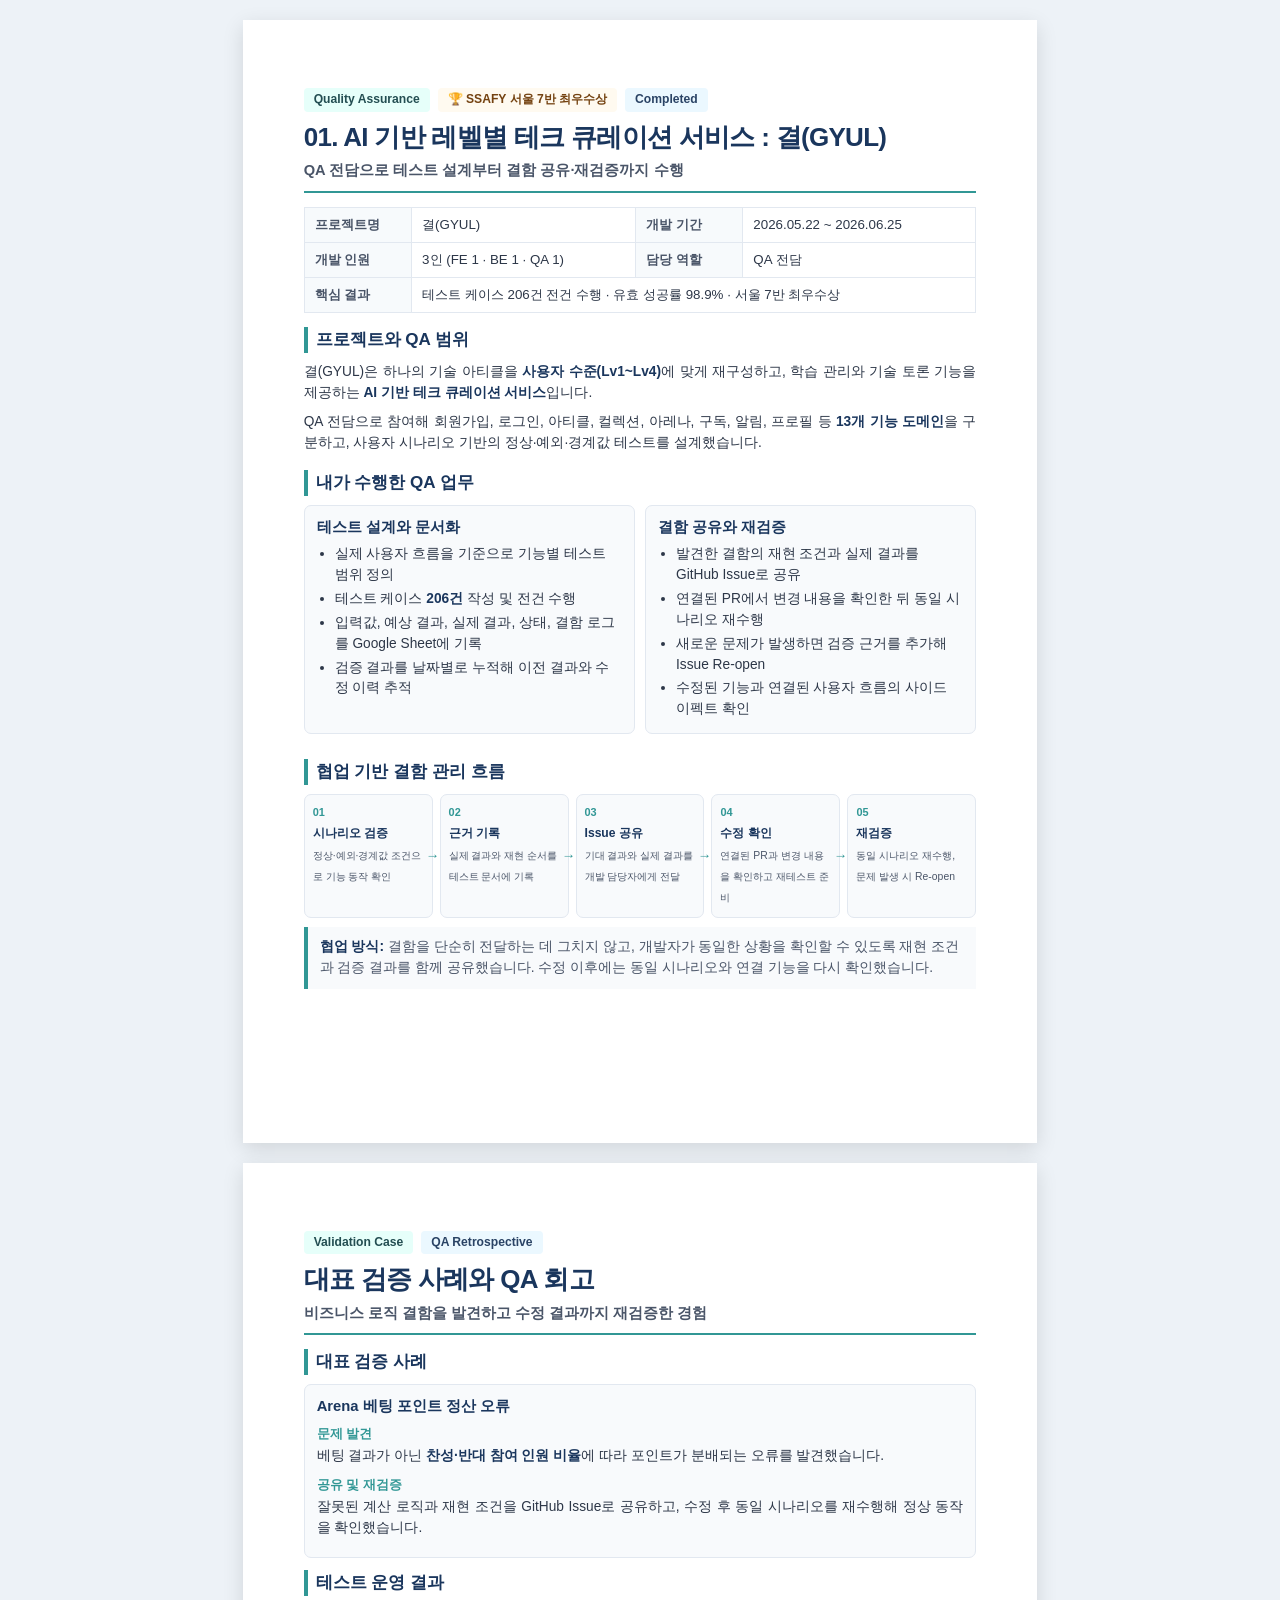
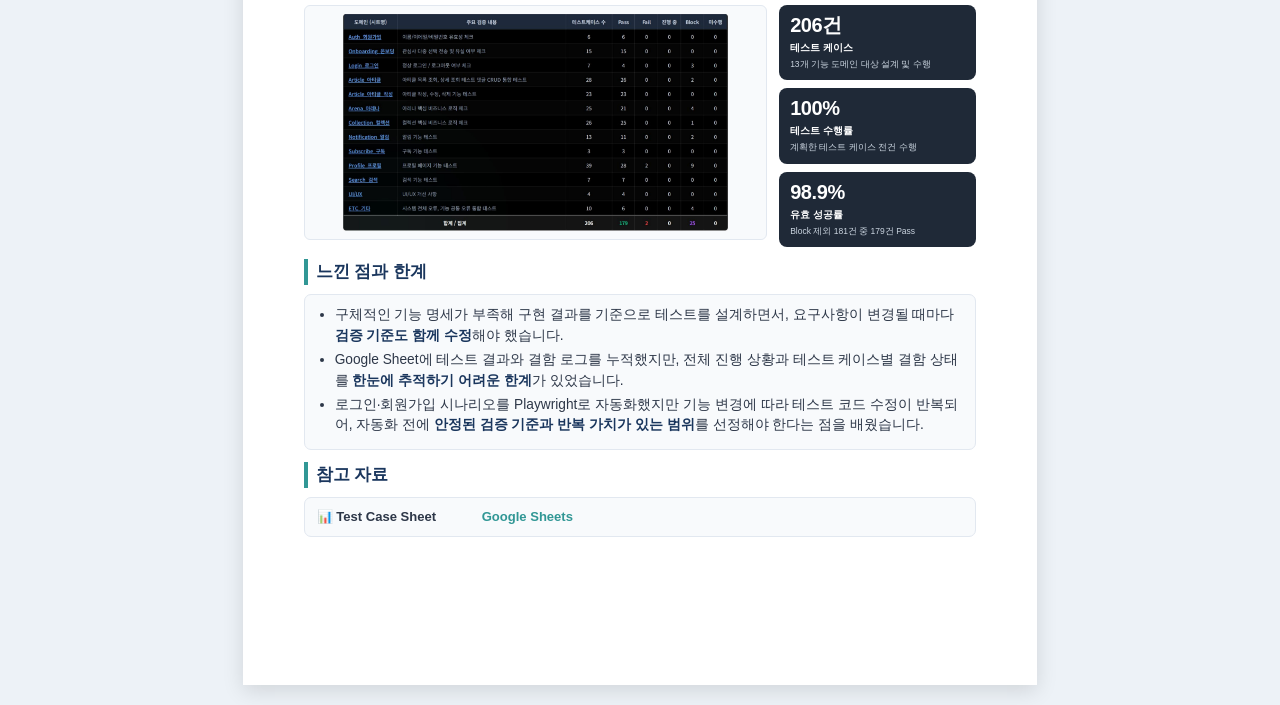
<file: gyul.html>
<!DOCTYPE html>
<html lang="ko">

<head>
  <meta charset="UTF-8" />
  <meta name="viewport" content="width=device-width, initial-scale=1.0" />

  <title>01. 결(GYUL) - AI 기반 레벨별 테크 큐레이션 서비스</title>

  <style>
    /* =========================
       A4 Print Setting
    ========================= */
    @page {
      size: A4;
      margin: 0;
    }

    * {
      box-sizing: border-box;
      -webkit-print-color-adjust: exact !important;
      print-color-adjust: exact !important;
      color-adjust: exact !important;
    }

    html,
    body {
      -webkit-print-color-adjust: exact !important;
      print-color-adjust: exact !important;
      color-adjust: exact !important;
    }

    body {
      margin: 0;
      padding: 0;
      font-family:
        'Pretendard',
        'Malgun Gothic',
        'Apple SD Gothic Neo',
        sans-serif;
      color: #2d3748;
      line-height: 1.52;
      font-size: 10.3pt;
      background: #ffffff;
    }

    a {
      color: inherit;
      text-decoration: none;
    }

    p {
      margin: 0 0 8px 0;
      text-align: justify;
    }

    ul {
      margin: 0;
      padding-left: 18px;
    }

    li {
      margin-bottom: 4px;
    }

    strong {
      color: #1a365d;
      font-weight: 700;
    }

    /* =========================
       Page
    ========================= */
    .page {
      width: 210mm;
      min-height: 297mm;
      page-break-after: always;
      break-after: page;
    }

    .page:last-child {
      page-break-after: auto;
      break-after: auto;
    }

    /* =========================
       Header
    ========================= */
    .header-container {
      margin-bottom: 14px;
    }

    .badge-row {
      display: flex;
      gap: 8px;
      flex-wrap: wrap;
      margin-bottom: 9px;
    }

    .badge {
      display: inline-block;
      padding: 4px 10px;
      border-radius: 4px;
      background-color: #e6fffa;
      color: #234e52;
      font-size: 9.1pt;
      font-weight: 700;
      line-height: 1.3;
    }

    .badge.award {
      background-color: #fffaf0;
      color: #744210;
    }

    .badge.status {
      background-color: #ebf8ff;
      color: #2a4365;
    }

    .main-title {
      margin: 0 0 6px 0;
      color: #1a365d;
      font-size: 19.5pt;
      font-weight: 800;
      line-height: 1.25;
      letter-spacing: -0.7px;
    }

    .subtitle {
      margin: 0 0 9px 0;
      color: #4a5568;
      font-size: 11pt;
      font-weight: 600;
    }

    .header-line {
      margin-top: 9px;
      border-top: 2px solid #319795;
    }

    /* =========================
       Section
    ========================= */
    .section {
      margin-top: 16px;
      page-break-inside: avoid;
      break-inside: avoid;
    }

    .section.compact {
      margin-top: 12px;
    }

    .section-title {
      margin: 0 0 9px 0;
      padding-left: 8px;
      border-left: 4px solid #319795;
      color: #1a365d;
      font-size: 12.8pt;
      font-weight: 700;
      page-break-after: avoid;
      break-after: avoid;
    }

    /* =========================
       Tables
    ========================= */
    .overview-table,
    .basic-table {
      width: 100%;
      border-collapse: collapse;
      font-size: 10pt;
    }

    .overview-table {
      margin-bottom: 14px;
    }

    .overview-table td,
    .basic-table th,
    .basic-table td {
      padding: 7px 10px;
      border: 1px solid #e2e8f0;
      vertical-align: top;
    }

    .overview-table td.label {
      width: 16%;
      background: #f7fafc;
      color: #4a5568;
      font-weight: 700;
      white-space: nowrap;
    }

    .overview-table td.value {
      color: #2d3748;
    }

    .basic-table th {
      background: #f7fafc;
      color: #1a365d;
      font-weight: 700;
      text-align: left;
    }

    .basic-table td:first-child {
      width: 24%;
      white-space: nowrap;
    }

    /* =========================
       Cards
    ========================= */
    .card {
      margin-bottom: 9px;
      padding: 10px 12px;
      border: 1px solid #e2e8f0;
      border-radius: 7px;
      background: #f8fafc;
      page-break-inside: avoid;
      break-inside: avoid;
    }

    .card-title {
      margin: 0 0 6px 0;
      color: #1a365d;
      font-size: 11.1pt;
      font-weight: 800;
    }

    .summary-grid {
      display: grid;
      grid-template-columns: 1fr 1fr;
      gap: 10px;
    }

    .compact-list li {
      margin-bottom: 3px;
    }

    .case-step {
      margin-bottom: 6px;
    }

    .case-step:last-child {
      margin-bottom: 0;
    }

    .case-step-label {
      display: inline-block;
      margin-bottom: 2px;
      color: #319795;
      font-size: 9.5pt;
      font-weight: 800;
    }

    /* =========================
       Collaboration Flow
    ========================= */
    .workflow {
      display: grid;
      grid-template-columns: repeat(5, 1fr);
      gap: 7px;
      margin-top: 7px;
      page-break-inside: avoid;
      break-inside: avoid;
    }

    .workflow-step {
      position: relative;
      min-height: 76px;
      padding: 9px 8px;
      border: 1px solid #e2e8f0;
      border-radius: 7px;
      background: #f8fafc;
    }

    .workflow-step::after {
      content: "→";
      position: absolute;
      top: 50%;
      right: -8px;
      z-index: 2;
      transform: translateY(-50%);
      color: #319795;
      font-weight: 800;
    }

    .workflow-step:last-child::after {
      display: none;
    }

    .workflow-number {
      display: block;
      margin-bottom: 3px;
      color: #319795;
      font-size: 8.2pt;
      font-weight: 800;
    }

    .workflow-title {
      display: block;
      margin-bottom: 3px;
      color: #1a365d;
      font-size: 9.1pt;
      font-weight: 800;
    }

    .workflow-desc {
      color: #4a5568;
      font-size: 7.8pt;
      line-height: 1.35;
    }

    /* =========================
       Note
    ========================= */
    .note-box {
      margin-top: 9px;
      padding: 10px 12px;
      border-left: 4px solid #319795;
      background: #f8fafc;
      color: #4a5568;
      page-break-inside: avoid;
      break-inside: avoid;
    }

    /* =========================
       Result Layout
    ========================= */
    .result-layout {
      display: grid;
      grid-template-columns: 2.35fr 1fr;
      gap: 12px;
      align-items: stretch;
      margin: 8px 0 9px 0;
      page-break-inside: avoid;
      break-inside: avoid;
    }

    .result-image-box {
      height: 235px;
      padding: 8px;
      border: 1px solid #e2e8f0;
      border-radius: 6px;
      background: #f8fafc;
      display: flex;
      align-items: center;
      justify-content: center;
      overflow: hidden;
      page-break-inside: avoid;
      break-inside: avoid;
    }

    .result-image-box img {
      display: block;
      width: 100%;
      height: 100%;
      object-fit: contain;
    }

    .result-side-metrics {
      display: flex;
      flex-direction: column;
      gap: 8px;
    }

    .result-metric-card {
      flex: 1;
      min-height: 56px;
      padding: 10px 11px;
      border-radius: 8px;
      background: #1f2937;
      color: #ffffff;
      display: flex;
      flex-direction: column;
      justify-content: center;
    }

    .result-metric-card .value {
      margin-bottom: 5px;
      color: #ffffff;
      font-size: 15pt;
      font-weight: 800;
      line-height: 1.05;
      letter-spacing: -0.4px;
    }

    .result-metric-card .label {
      margin-bottom: 3px;
      color: #ffffff;
      font-size: 7.4pt;
      font-weight: 800;
    }

    .result-metric-card .desc {
      color: #cbd5e0;
      font-size: 6.4pt;
      line-height: 1.35;
    }

    /* =========================
       Links
    ========================= */
    .link-box {
      margin-top: 8px;
      padding: 9px 12px;
      border: 1px solid #e2e8f0;
      border-radius: 7px;
      background: #f8fafc;
    }

    .link-row {
      display: flex;
      align-items: center;
      margin-bottom: 6px;
      font-size: 9.8pt;
    }

    .link-row:last-child {
      margin-bottom: 0;
    }

    .link-label {
      width: 165px;
      flex-shrink: 0;
      color: #2d3748;
      font-weight: 800;
    }

    .link-url {
      color: #319795;
      font-weight: 600;
      word-break: break-all;
    }

    /* =========================
       Screen Preview
    ========================= */
    @media screen {
      body {
        background: #edf2f7;
      }

      .page {
        width: 210mm;
        min-height: 297mm;
        margin: 20px auto;
        padding: 18mm 16mm;
        background: #ffffff;
        box-shadow: 0 6px 20px rgba(0, 0, 0, 0.12);
      }
    }

    /* =========================
       Responsive
    ========================= */
    @media screen and (max-width: 900px) {
      .page {
        width: calc(100% - 24px);
        min-height: auto;
        margin: 12px auto;
        padding: 28px 22px;
      }

      .summary-grid,
      .result-layout {
        grid-template-columns: 1fr;
      }

      .workflow {
        grid-template-columns: 1fr;
      }

      .workflow-step::after {
        display: none;
      }

      .result-image-box {
        height: auto;
        min-height: 230px;
      }

      .overview-table,
      .overview-table tbody,
      .overview-table tr,
      .overview-table td {
        display: block;
        width: 100%;
      }

      .overview-table td.label {
        width: 100%;
      }
    }

    /* =========================
       Print Mode
    ========================= */
    @media print {

      html,
      body,
      * {
        -webkit-print-color-adjust: exact !important;
        print-color-adjust: exact !important;
        color-adjust: exact !important;
      }

      body {
        background: #ffffff !important;
        counter-reset: print-page;
      }

      .page {
        width: auto;
        min-height: auto;
        margin: 0;
        padding: 18mm 16mm;
        position: relative;
        box-shadow: none;
        counter-increment: print-page;
        page-break-after: always;
        break-after: page;
      }

      .page::after {
        content: counter(print-page);
        position: absolute;
        right: 16mm;
        bottom: 7mm;
        color: #718096;
        font-size: 8pt;
      }

      .page:last-child {
        page-break-after: auto;
        break-after: auto;
      }

      .badge {
        background-color: #e6fffa !important;
        color: #234e52 !important;
      }

      .badge.award {
        background-color: #fffaf0 !important;
        color: #744210 !important;
      }

      .badge.status {
        background-color: #ebf8ff !important;
        color: #2a4365 !important;
      }

      .overview-table td.label,
      .basic-table th {
        background-color: #f7fafc !important;
        color: #1a365d !important;
      }

      .card,
      .workflow-step,
      .note-box,
      .link-box,
      .result-image-box {
        background-color: #f8fafc !important;
      }

      .result-metric-card {
        background-color: #1f2937 !important;
        color: #ffffff !important;
      }

      .result-metric-card .value,
      .result-metric-card .label {
        color: #ffffff !important;
      }

      .result-metric-card .desc {
        color: #cbd5e0 !important;
      }
    }
  </style>
</head>

<body>

  <!-- PAGE 1 -->
  <div class="page">

    <div class="header-container">
      <div class="badge-row">
        <span class="badge">Quality Assurance</span>
        <span class="badge award">🏆 SSAFY 서울 7반 최우수상</span>
        <span class="badge status">Completed</span>
      </div>

      <h1 class="main-title">
        01. AI 기반 레벨별 테크 큐레이션 서비스 : 결(GYUL)
      </h1>

      <p class="subtitle">
        QA 전담으로 테스트 설계부터 결함 공유·재검증까지 수행
      </p>

      <div class="header-line"></div>
    </div>

    <table class="overview-table">
      <tr>
        <td class="label">프로젝트명</td>
        <td class="value">결(GYUL)</td>

        <td class="label">개발 기간</td>
        <td class="value">2026.05.22 ~ 2026.06.25</td>
      </tr>

      <tr>
        <td class="label">개발 인원</td>
        <td class="value">3인 (FE 1 · BE 1 · QA 1)</td>

        <td class="label">담당 역할</td>
        <td class="value">QA 전담</td>
      </tr>

      <tr>
        <td class="label">핵심 결과</td>
        <td class="value" colspan="3">
          테스트 케이스 206건 전건 수행 · 유효 성공률 98.9% · 서울 7반 최우수상
        </td>
      </tr>
    </table>

    <section class="section compact">
      <h2 class="section-title">프로젝트와 QA 범위</h2>

      <p>
        결(GYUL)은 하나의 기술 아티클을
        <strong>사용자 수준(Lv1~Lv4)</strong>에 맞게 재구성하고,
        학습 관리와 기술 토론 기능을 제공하는
        <strong>AI 기반 테크 큐레이션 서비스</strong>입니다.
      </p>

      <p>
        QA 전담으로 참여해 회원가입, 로그인, 아티클, 컬렉션,
        아레나, 구독, 알림, 프로필 등
        <strong>13개 기능 도메인</strong>을 구분하고,
        사용자 시나리오 기반의 정상·예외·경계값 테스트를 설계했습니다.
      </p>
    </section>

    <section class="section">
      <h2 class="section-title">내가 수행한 QA 업무</h2>

      <div class="summary-grid">

        <div class="card">
          <h3 class="card-title">테스트 설계와 문서화</h3>

          <ul class="compact-list">
            <li>실제 사용자 흐름을 기준으로 기능별 테스트 범위 정의</li>
            <li>테스트 케이스 <strong>206건</strong> 작성 및 전건 수행</li>
            <li>입력값, 예상 결과, 실제 결과, 상태, 결함 로그를 Google Sheet에 기록</li>
            <li>검증 결과를 날짜별로 누적해 이전 결과와 수정 이력 추적</li>
          </ul>
        </div>

        <div class="card">
          <h3 class="card-title">결함 공유와 재검증</h3>

          <ul class="compact-list">
            <li>발견한 결함의 재현 조건과 실제 결과를 GitHub Issue로 공유</li>
            <li>연결된 PR에서 변경 내용을 확인한 뒤 동일 시나리오 재수행</li>
            <li>새로운 문제가 발생하면 검증 근거를 추가해 Issue Re-open</li>
            <li>수정된 기능과 연결된 사용자 흐름의 사이드 이펙트 확인</li>
          </ul>
        </div>

      </div>
    </section>

    <section class="section">
      <h2 class="section-title">협업 기반 결함 관리 흐름</h2>

      <div class="workflow">

        <div class="workflow-step">
          <span class="workflow-number">01</span>
          <span class="workflow-title">시나리오 검증</span>
          <span class="workflow-desc">
            정상·예외·경계값 조건으로 기능 동작 확인
          </span>
        </div>

        <div class="workflow-step">
          <span class="workflow-number">02</span>
          <span class="workflow-title">근거 기록</span>
          <span class="workflow-desc">
            실제 결과와 재현 순서를 테스트 문서에 기록
          </span>
        </div>

        <div class="workflow-step">
          <span class="workflow-number">03</span>
          <span class="workflow-title">Issue 공유</span>
          <span class="workflow-desc">
            기대 결과와 실제 결과를 개발 담당자에게 전달
          </span>
        </div>

        <div class="workflow-step">
          <span class="workflow-number">04</span>
          <span class="workflow-title">수정 확인</span>
          <span class="workflow-desc">
            연결된 PR과 변경 내용을 확인하고 재테스트 준비
          </span>
        </div>

        <div class="workflow-step">
          <span class="workflow-number">05</span>
          <span class="workflow-title">재검증</span>
          <span class="workflow-desc">
            동일 시나리오 재수행, 문제 발생 시 Re-open
          </span>
        </div>

      </div>

      <div class="note-box">
        <strong>협업 방식:</strong>
        결함을 단순히 전달하는 데 그치지 않고,
        개발자가 동일한 상황을 확인할 수 있도록 재현 조건과 검증 결과를 함께 공유했습니다.
        수정 이후에는 동일 시나리오와 연결 기능을 다시 확인했습니다.
      </div>
    </section>

  </div>


  <!-- PAGE 2 -->
  <div class="page">

    <div class="header-container">
      <div class="badge-row">
        <span class="badge">Validation Case</span>
        <span class="badge status">QA Retrospective</span>
      </div>

      <h1 class="main-title">
        대표 검증 사례와 QA 회고
      </h1>

      <p class="subtitle">
        비즈니스 로직 결함을 발견하고 수정 결과까지 재검증한 경험
      </p>

      <div class="header-line"></div>
    </div>

    <section class="section compact">
      <h2 class="section-title">대표 검증 사례</h2>

      <div class="card">
        <h3 class="card-title">Arena 베팅 포인트 정산 오류</h3>

        <div class="case-step">
          <span class="case-step-label">문제 발견</span>
          <p>
            베팅 결과가 아닌 <strong>찬성·반대 참여 인원 비율</strong>에 따라
            포인트가 분배되는 오류를 발견했습니다.
          </p>
        </div>

        <div class="case-step">
          <span class="case-step-label">공유 및 재검증</span>
          <p>
            잘못된 계산 로직과 재현 조건을 GitHub Issue로 공유하고,
            수정 후 동일 시나리오를 재수행해 정상 동작을 확인했습니다.
          </p>
        </div>
      </div>
    </section>

    <section class="section compact">
      <h2 class="section-title">테스트 운영 결과</h2>

      <div class="result-layout">

        <div class="result-image-box">
          <img src="./assets/images/gyul-test-result.jpg" alt="GYUL 테스트 케이스 수행 결과" />
        </div>

        <div class="result-side-metrics">

          <div class="result-metric-card">
            <div class="value">206건</div>
            <div class="label">테스트 케이스</div>
            <div class="desc">
              13개 기능 도메인 대상 설계 및 수행
            </div>
          </div>

          <div class="result-metric-card">
            <div class="value">100%</div>
            <div class="label">테스트 수행률</div>
            <div class="desc">
              계획한 테스트 케이스 전건 수행
            </div>
          </div>

          <div class="result-metric-card">
            <div class="value">98.9%</div>
            <div class="label">유효 성공률</div>
            <div class="desc">
              Block 제외 181건 중 179건 Pass
            </div>
          </div>

        </div>
      </div>
    </section>

    <section class="section compact">
      <h2 class="section-title">느낀 점과 한계</h2>

      <div class="card">
        <ul class="compact-list">
          <li>
            구체적인 기능 명세가 부족해 구현 결과를 기준으로 테스트를 설계하면서,
            요구사항이 변경될 때마다
            <strong>검증 기준도 함께 수정</strong>해야 했습니다.
          </li>

          <li>
            Google Sheet에 테스트 결과와 결함 로그를 누적했지만,
            전체 진행 상황과 테스트 케이스별 결함 상태를
            <strong>한눈에 추적하기 어려운 한계</strong>가 있었습니다.
          </li>

          <li>
            로그인·회원가입 시나리오를 Playwright로 자동화했지만
            기능 변경에 따라 테스트 코드 수정이 반복되어,
            자동화 전에
            <strong>안정된 검증 기준과 반복 가치가 있는 범위</strong>를
            선정해야 한다는 점을 배웠습니다.
          </li>
        </ul>
      </div>
    </section>

    <section class="section compact">
      <h2 class="section-title">참고 자료</h2>

      <div class="link-box">
        <div class="link-row">
          <span class="link-label">📊 Test Case Sheet</span>

          <a class="link-url"
            href="https://docs.google.com/spreadsheets/d/129mAV0xWps5LJrS9kNRcDs_nmDXqA18Epn5W4JC5KEU/edit?usp=sharing"
            target="_blank" rel="noopener noreferrer">
            Google Sheets
          </a>
        </div>
      </div>
    </section>

  </div>

</body>

</html>
</file>
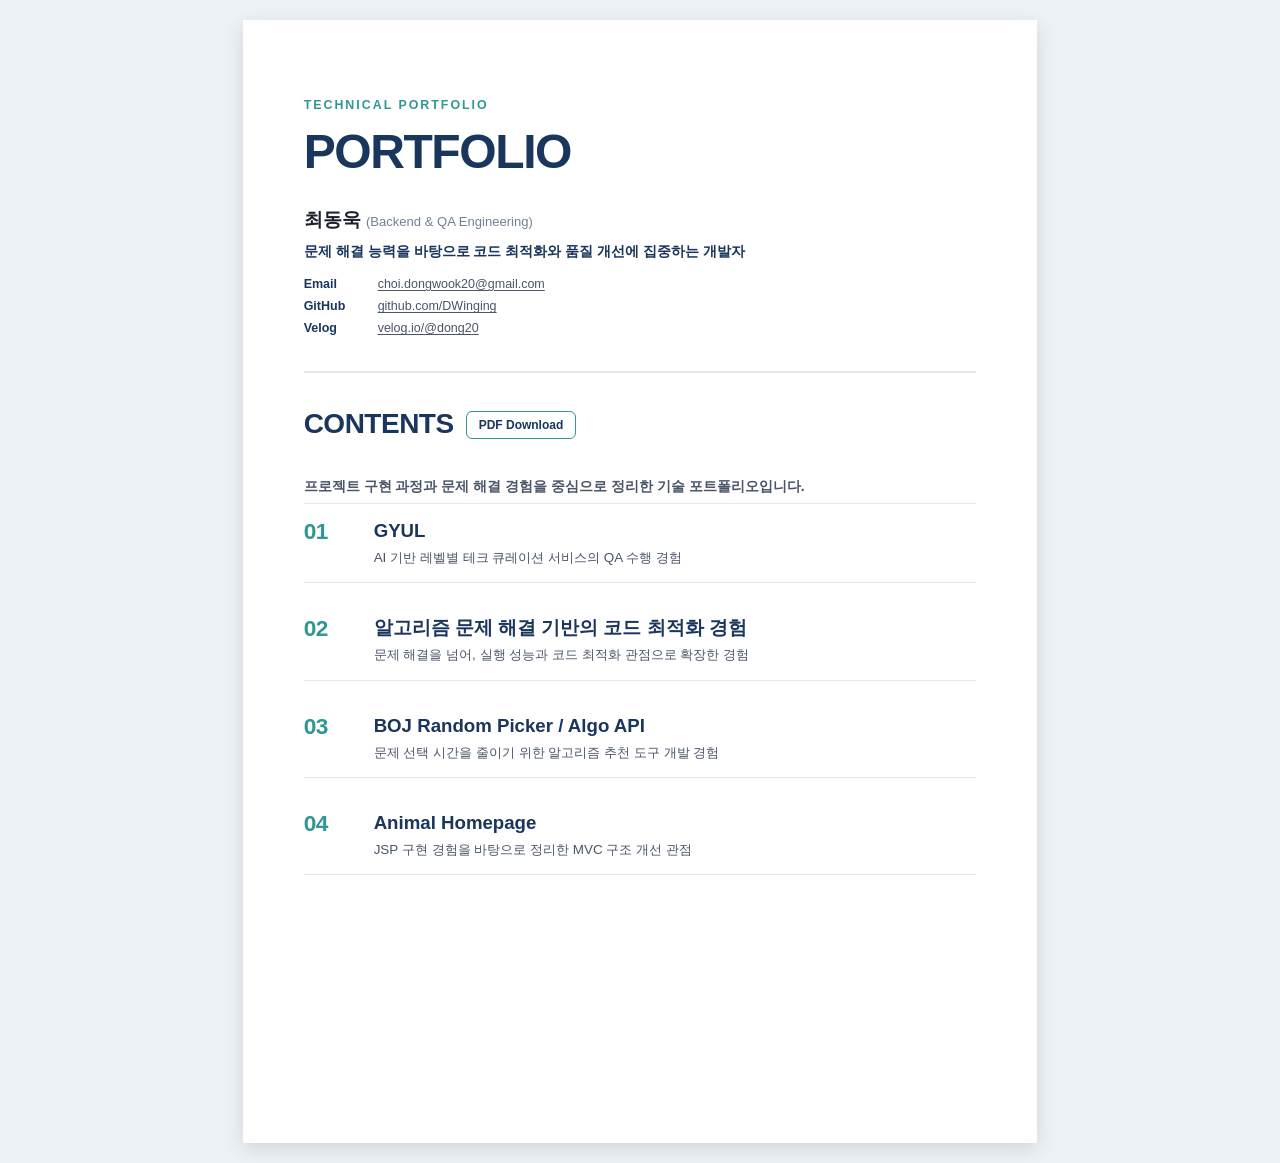
<file: intro.html>
<!DOCTYPE html>
<html lang="ko">
<head>
  <meta charset="UTF-8" />
  <meta
    name="viewport"
    content="width=device-width, initial-scale=1.0"
  />

  <title>Portfolio Main Page</title>

  <style>
    /* ==================================================
       01. A4 Print Setting
    ================================================== */
    @page {
      size: A4;
      margin: 0;
    }

    * {
      box-sizing: border-box;

      -webkit-print-color-adjust: exact !important;
      print-color-adjust: exact !important;
      color-adjust: exact !important;
    }

    html {
      scroll-behavior: smooth;
    }

    html,
    body {
      margin: 0;
      padding: 0;

      -webkit-print-color-adjust: exact !important;
      print-color-adjust: exact !important;
      color-adjust: exact !important;
    }

    body {
      font-family:
        'Pretendard',
        'Malgun Gothic',
        'Apple SD Gothic Neo',
        sans-serif;

      color: #2d3748;
      line-height: 1.52;
      font-size: 10.3pt;
      background: #ffffff;
    }

    a {
      color: inherit;
      text-decoration: none;
    }

    p {
      margin: 0;
      word-break: keep-all;
    }

    /* ==================================================
       02. Page
    ================================================== */
    .page {
      width: 210mm;
      min-height: 297mm;

      page-break-after: always;
      break-after: page;
    }

    .page:last-child {
      page-break-after: auto;
      break-after: auto;
    }

    /* ==================================================
       03. Cover Layout
    ================================================== */
    .cover-container {
      display: flex;
      flex-direction: column;

      min-height: calc(297mm - 36mm);
    }

    .cover-hero {
      margin-top: 8px;
    }

    .cover-label {
      margin-bottom: 12px;

      color: #319795;

      font-size: 9.3pt;
      font-weight: 900;
      letter-spacing: 2px;
    }

    .cover-title {
      margin: 0 0 30px 0;

      color: #1a365d;

      font-size: 36pt;
      font-weight: 900;
      line-height: 1.05;
      letter-spacing: -1.4px;
    }

    /* ==================================================
       04. Profile Header
    ================================================== */
    .profile-header {
      margin-top: 0;
    }

    .profile-name {
      margin: 0 0 8px 0;

      color: #1a202c;

      font-size: 14.5pt;
      font-weight: 900;
      line-height: 1.35;
    }

    .profile-name span {
      color: #718096;

      font-size: 9.8pt;
      font-weight: 500;
    }

    .profile-role {
      margin: 0 0 13px 0;

      color: #1a365d;

      font-size: 10.7pt;
      font-weight: 800;
      line-height: 1.45;
      text-align: left;
    }

    /* ==================================================
       05. Contact
    ================================================== */
    .contact-list {
      display: grid;
      grid-template-columns: 1fr;
      gap: 4px;

      margin-top: 2px;
    }

    .contact-row {
      display: grid;
      grid-template-columns: 64px 1fr;
      gap: 10px;
      align-items: baseline;

      font-size: 9.4pt;
      line-height: 1.45;
    }

    .contact-label {
      color: #1a365d;

      font-weight: 800;
    }

    .contact-link {
      color: #4a5568;

      font-weight: 500;
      text-decoration: underline;
      text-underline-offset: 2px;
    }

    .pdf-download {
      display: inline-flex;
      width: fit-content;
      padding: 7px 12px;
      border: 1px solid #319795;
      border-radius: 6px;
      color: #1a365d;
      font-size: 9pt;
      font-weight: 800;
      line-height: 1;
      text-decoration: none;
    }

    .pdf-download:hover {
      background: #e6fffa;
    }

    .cover-description {
      margin-top: 30px;
    }

    .cover-description p {
      margin: 0 0 5px 0;

      color: #4a5568;

      font-size: 10.5pt;
      font-weight: 600;
      line-height: 1.55;
      text-align: left;
      word-break: keep-all;
    }

    .cover-divider {
      margin: 34px 0 30px 0;

      border-top: 2px solid #e2e8f0;
    }

    /* ==================================================
       06. Contents
    ================================================== */
    .contents-section {
      flex: 1;
    }

    .contents-title-row {
      display: flex;
      align-items: center;
      flex-wrap: wrap;
      gap: 12px;
      margin-bottom: 22px;
    }

    .contents-title {
      margin: 0;

      color: #1a365d;

      font-size: 21pt;
      font-weight: 900;
      letter-spacing: -0.5px;
    }

    .chapter-list {
      display: flex;
      flex-direction: column;
      gap: 18px;
    }

    .chapter-item {
      display: grid;
      grid-template-columns: 54px 1fr;
      gap: 16px;
      align-items: start;

      padding: 14px 0;

      border-bottom: 1px solid #e2e8f0;
    }

    .chapter-item:first-child {
      border-top: 1px solid #e2e8f0;
    }

    .chapter-number {
      color: #319795;

      font-size: 17pt;
      font-weight: 900;
      line-height: 1.15;
      letter-spacing: -0.5px;
    }

    .chapter-content h3 {
      margin: 0 0 5px 0;

      color: #1a365d;

      font-size: 14pt;
      font-weight: 900;
      line-height: 1.35;
      word-break: keep-all;
    }

    .chapter-content p {
      margin: 0;

      color: #4a5568;

      font-size: 10.1pt;
      font-weight: 500;
      line-height: 1.5;
      text-align: left;
      word-break: keep-all;
    }

    .chapter-item:hover .chapter-content h3 {
      color: #319795;
    }

    /* ==================================================
       07. Screen Preview
    ================================================== */
    @media screen {
      body {
        background: #edf2f7;
      }

      .page {
        width: 210mm;
        min-height: 297mm;

        margin: 20px auto;
        padding: 18mm 16mm;

        background: #ffffff;
        box-shadow: 0 6px 20px rgba(0, 0, 0, 0.12);
      }
    }

    /* ==================================================
       08. Mobile
    ================================================== */
    @media screen and (max-width: 900px) {
      body {
        font-size: 10pt;
      }

      .page {
        width: calc(100% - 24px);
        min-height: auto;

        margin: 12px auto;
        padding: 28px 22px;
      }

      .cover-container {
        min-height: auto;
      }

      .cover-title {
        font-size: 28pt;
      }

      .profile-name {
        font-size: 13.5pt;
      }

      .profile-name span {
        display: block;
        margin-top: 2px;
      }

      .profile-role {
        font-size: 10pt;
      }

      .contact-row {
        grid-template-columns: 58px 1fr;

        font-size: 9.2pt;
      }

      .contents-title {
        font-size: 18pt;
      }

      .chapter-item {
        grid-template-columns: 44px 1fr;
      }

      .chapter-number {
        font-size: 15pt;
      }

      .chapter-content h3 {
        font-size: 12.4pt;
      }
    }

    /* ==================================================
       09. Print Mode
    ================================================== */
    @media print {
      html,
      body,
      * {
        -webkit-print-color-adjust: exact !important;
        print-color-adjust: exact !important;
        color-adjust: exact !important;
      }

      body {
        background: #ffffff !important;
        counter-reset: print-page;
      }

      .page {
        width: auto;
        min-height: auto;

        margin: 0;
        padding: 18mm 16mm;

        position: relative;
        box-shadow: none;
        counter-increment: print-page;

        page-break-after: always;
        break-after: page;
      }

      .page::after {
        content: counter(print-page);
        position: absolute;
        right: 16mm;
        bottom: 7mm;
        color: #718096;
        font-size: 8pt;
      }

      .page:last-child {
        page-break-after: auto;
        break-after: auto;
      }

      .cover-label,
      .chapter-number {
        color: #319795 !important;
      }

      .cover-title,
      .contents-title,
      .chapter-content h3,
      .profile-role,
      .contact-label {
        color: #1a365d !important;
      }

      .contact-link {
        color: #4a5568 !important;
      }
    }
  </style>
</head>

<body>

  <!-- ==================================================
       MAIN PAGE
       기술 포트폴리오 표지 / CONTENTS
  ================================================== -->
  <div class="page" id="top">

    <div class="cover-container">

      <!-- Hero -->
      <section class="cover-hero">
        <div class="cover-label">
          TECHNICAL PORTFOLIO
        </div>

        <h1 class="cover-title">
          PORTFOLIO
        </h1>

        <div class="profile-header">
          <h2 class="profile-name">
            최동욱 <span>(Backend &amp; QA Engineering)</span>
          </h2>

          <p class="profile-role">
            문제 해결 능력을 바탕으로 코드 최적화와 품질 개선에 집중하는 개발자
          </p>

          <div class="contact-list">
            <div class="contact-row">
              <span class="contact-label">Email</span>
              <a href="mailto:choi.dongwook20@gmail.com" class="contact-link">
                choi.dongwook20@gmail.com
              </a>
            </div>

            <div class="contact-row">
              <span class="contact-label">GitHub</span>
              <a href="https://github.com/DWinging" target="_blank" rel="noopener noreferrer" class="contact-link">
                github.com/DWinging
              </a>
            </div>

            <div class="contact-row">
              <span class="contact-label">Velog</span>
              <a href="https://velog.io/@dong20/series" target="_blank" rel="noopener noreferrer" class="contact-link">
                velog.io/@dong20
              </a>
            </div>
          </div>

        </div>
      </section>

      <div class="cover-divider"></div>

      <!-- Contents -->
      <section class="contents-section">
        <div class="contents-title-row">
          <h2 class="contents-title">
            CONTENTS
          </h2>

          <a
            class="pdf-download web-only"
            href="docs/choidongwook_Portfolio.pdf"
            download
          >
            PDF Download
          </a>
        </div>

        <div class="cover-description">
          <p>
            프로젝트 구현 과정과 문제 해결 경험을 중심으로 정리한 기술 포트폴리오입니다.
          </p>
        </div>

        <div class="chapter-list">

          <a href="#project-01" class="chapter-item">
            <div class="chapter-number">
              01
            </div>

            <div class="chapter-content">
              <h3>
                GYUL
              </h3>

              <p>
                AI 기반 레벨별 테크 큐레이션 서비스의 QA 수행 경험
              </p>
            </div>
          </a>

          <a href="#project-02" class="chapter-item">
            <div class="chapter-number">
              02
            </div>

            <div class="chapter-content">
              <h3>
                알고리즘 문제 해결 기반의 코드 최적화 경험
              </h3>

              <p>
                문제 해결을 넘어, 실행 성능과 코드 최적화 관점으로 확장한 경험
              </p>
            </div>
          </a>

          <a href="#project-03" class="chapter-item">
            <div class="chapter-number">
              03
            </div>

            <div class="chapter-content">
              <h3>
                BOJ Random Picker / Algo API
              </h3>

              <p>
		문제 선택 시간을 줄이기 위한 알고리즘 추천 도구 개발 경험
              </p>
            </div>
          </a>

          <a href="#project-04" class="chapter-item">
            <div class="chapter-number">
              04
            </div>

            <div class="chapter-content">
              <h3>
                Animal Homepage
              </h3>

              <p>
                JSP 구현 경험을 바탕으로 정리한 MVC 구조 개선 관점
              </p>
            </div>
          </a>

        </div>
      </section>

    </div>

  </div>

</body>
</html>
</file>
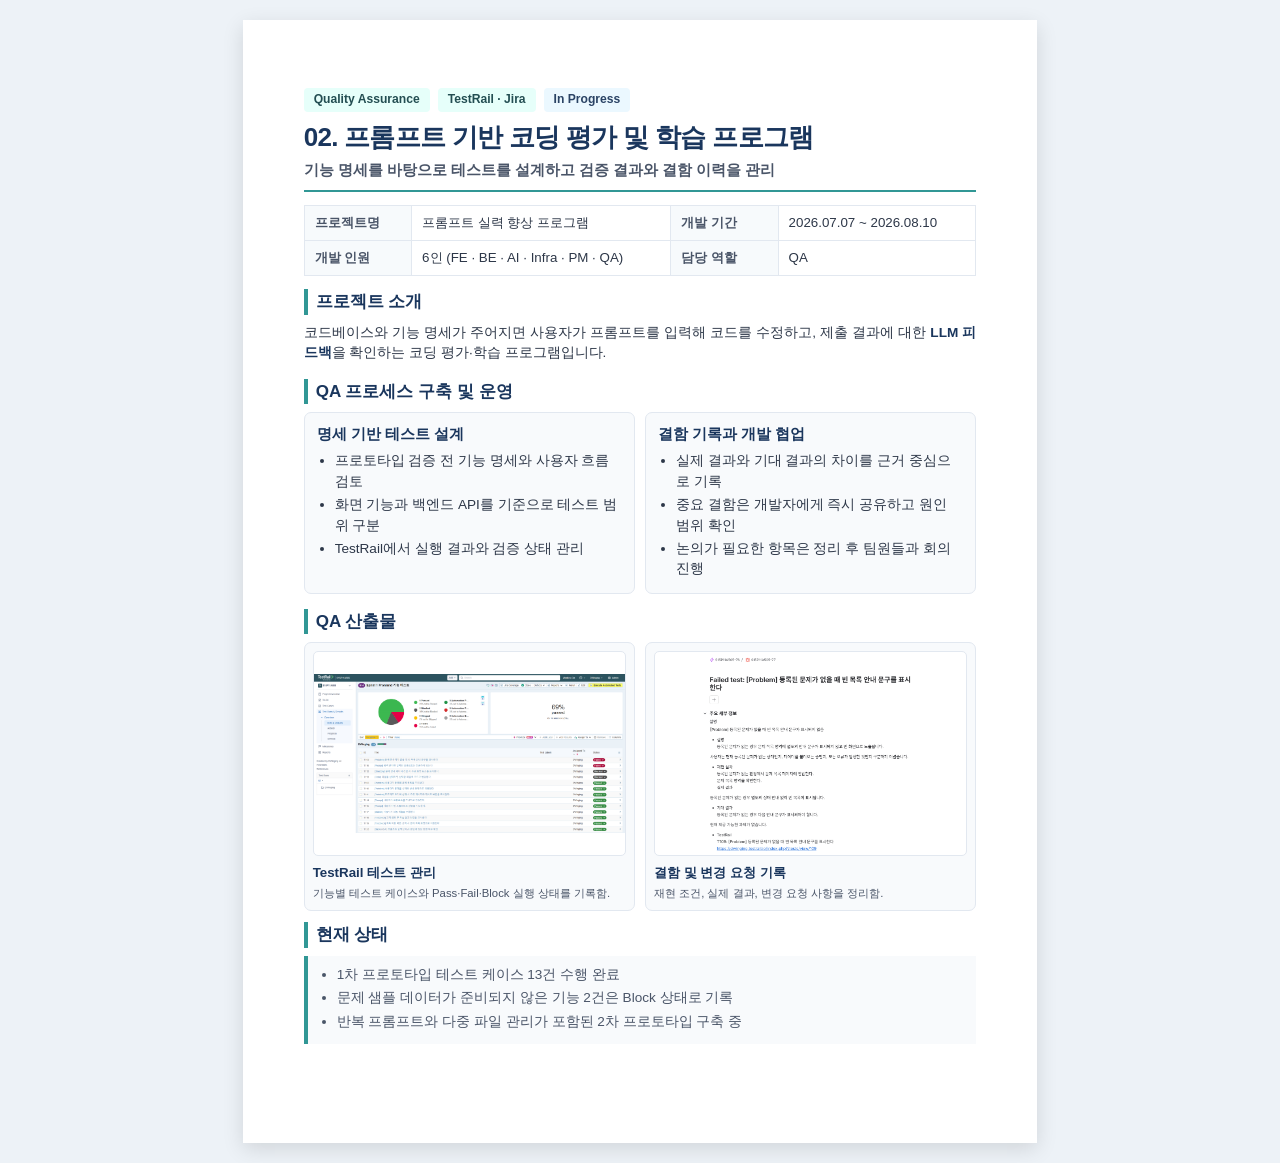
<file: prompt.html>
<!DOCTYPE html>
<html lang="ko">
<head>
  <meta charset="UTF-8" />
  <meta name="viewport" content="width=device-width, initial-scale=1.0" />

  <title>02. 프롬프트 기반 코딩 평가 및 학습 프로그램</title>

  <style>
    /* =========================
       A4 Print Setting
    ========================= */
    @page {
      size: A4;
      margin: 0;
    }

    * {
      box-sizing: border-box;
      -webkit-print-color-adjust: exact !important;
      print-color-adjust: exact !important;
      color-adjust: exact !important;
    }

    html,
    body {
      -webkit-print-color-adjust: exact !important;
      print-color-adjust: exact !important;
      color-adjust: exact !important;
    }

    body {
      margin: 0;
      padding: 0;
      font-family:
        'Pretendard',
        'Malgun Gothic',
        'Apple SD Gothic Neo',
        sans-serif;
      color: #2d3748;
      line-height: 1.5;
      font-size: 10.2pt;
      background: #ffffff;
    }

    a {
      color: inherit;
      text-decoration: none;
    }

    p {
      margin: 0 0 7px 0;
      text-align: justify;
    }

    ul {
      margin: 0;
      padding-left: 18px;
    }

    li {
      margin-bottom: 3px;
    }

    strong {
      color: #1a365d;
      font-weight: 700;
    }

    /* =========================
       Page
    ========================= */
    .page {
      width: 210mm;
      min-height: 297mm;
      page-break-after: always;
      break-after: page;
    }

    .page:last-child {
      page-break-after: auto;
      break-after: auto;
    }

    /* =========================
       Header
    ========================= */
    .header-container {
      margin-bottom: 13px;
    }

    .badge-row {
      display: flex;
      gap: 8px;
      flex-wrap: wrap;
      margin-bottom: 9px;
    }

    .badge {
      display: inline-block;
      padding: 4px 10px;
      border-radius: 4px;
      background-color: #e6fffa;
      color: #234e52;
      font-size: 9.1pt;
      font-weight: 700;
      line-height: 1.3;
    }

    .badge.status {
      background-color: #ebf8ff;
      color: #2a4365;
    }

    .main-title {
      margin: 0 0 6px 0;
      color: #1a365d;
      font-size: 19.5pt;
      font-weight: 800;
      line-height: 1.25;
      letter-spacing: -0.7px;
    }

    .subtitle {
      margin: 0 0 9px 0;
      color: #4a5568;
      font-size: 11pt;
      font-weight: 600;
    }

    .header-line {
      margin-top: 9px;
      border-top: 2px solid #319795;
    }

    /* =========================
       Section
    ========================= */
    .section {
      margin-top: 15px;
      page-break-inside: avoid;
      break-inside: avoid;
    }

    .section.compact {
      margin-top: 11px;
    }

    .section-title {
      margin: 0 0 8px 0;
      padding-left: 8px;
      border-left: 4px solid #319795;
      color: #1a365d;
      font-size: 12.8pt;
      font-weight: 700;
      page-break-after: avoid;
      break-after: avoid;
    }

    /* =========================
       Overview Table
    ========================= */
    .overview-table {
      width: 100%;
      margin-bottom: 13px;
      border-collapse: collapse;
      font-size: 10pt;
    }

    .overview-table td {
      padding: 7px 10px;
      border: 1px solid #e2e8f0;
      vertical-align: top;
    }

    .overview-table td.label {
      width: 16%;
      background: #f7fafc;
      color: #4a5568;
      font-weight: 700;
      white-space: nowrap;
    }

    .overview-table td.value {
      color: #2d3748;
    }

    /* =========================
       Cards
    ========================= */
    .card {
      padding: 10px 12px;
      border: 1px solid #e2e8f0;
      border-radius: 7px;
      background: #f8fafc;
      page-break-inside: avoid;
      break-inside: avoid;
    }

    .card-title {
      margin: 0 0 6px 0;
      color: #1a365d;
      font-size: 11.1pt;
      font-weight: 800;
    }

    .summary-grid {
      display: grid;
      grid-template-columns: 1fr 1fr;
      gap: 10px;
    }

    .compact-list li {
      margin-bottom: 3px;
    }

    /* =========================
       Metrics
    ========================= */
    .metric-grid {
      display: grid;
      grid-template-columns: repeat(4, 1fr);
      gap: 8px;
      margin-top: 9px;
      page-break-inside: avoid;
      break-inside: avoid;
    }

    .metric-card {
      min-height: 70px;
      padding: 10px 8px;
      border-radius: 8px;
      background: #1f2937;
      color: #ffffff;
      text-align: center;
      display: flex;
      flex-direction: column;
      justify-content: center;
    }

    .metric-card .value {
      margin-bottom: 4px;
      color: #ffffff;
      font-size: 15pt;
      font-weight: 800;
      line-height: 1.05;
    }

    .metric-card .label {
      margin-bottom: 3px;
      color: #ffffff;
      font-size: 7.8pt;
      font-weight: 800;
    }

    .metric-card .desc {
      color: #cbd5e0;
      font-size: 6.6pt;
      line-height: 1.3;
    }

    /* =========================
       Evidence Images
    ========================= */
    .evidence-grid {
      display: grid;
      grid-template-columns: 1fr 1fr;
      gap: 10px;
      page-break-inside: avoid;
      break-inside: avoid;
    }

    .evidence-card {
      padding: 8px;
      border: 1px solid #e2e8f0;
      border-radius: 7px;
      background: #f8fafc;
      page-break-inside: avoid;
      break-inside: avoid;
    }

    .evidence-image-box {
      width: 100%;
      height: 205px;
      margin-bottom: 7px;
      border: 1px solid #e2e8f0;
      border-radius: 5px;
      background: #ffffff;
      display: flex;
      align-items: center;
      justify-content: center;
      overflow: hidden;
    }

    .evidence-image-box img {
      display: block;
      width: 100%;
      height: 100%;
      object-fit: contain;
    }

    .evidence-title {
      margin: 0 0 3px 0;
      color: #1a365d;
      font-size: 10pt;
      font-weight: 800;
    }

    .evidence-desc {
      margin: 0;
      color: #4a5568;
      font-size: 8.5pt;
      line-height: 1.4;
      text-align: left;
    }

    /* =========================
       Status Box
    ========================= */
    .status-box {
      padding: 9px 12px;
      border-left: 4px solid #319795;
      background: #f8fafc;
      color: #4a5568;
      page-break-inside: avoid;
      break-inside: avoid;
    }

    .status-box ul {
      padding-left: 17px;
    }

    /* =========================
       Screen Preview
    ========================= */
    @media screen {
      body {
        background: #edf2f7;
      }

      .page {
        width: 210mm;
        min-height: 297mm;
        margin: 20px auto;
        padding: 18mm 16mm;
        background: #ffffff;
        box-shadow: 0 6px 20px rgba(0, 0, 0, 0.12);
      }
    }

    /* =========================
       Responsive
    ========================= */
    @media screen and (max-width: 900px) {
      .page {
        width: calc(100% - 24px);
        min-height: auto;
        margin: 12px auto;
        padding: 28px 22px;
      }

      .summary-grid,
      .metric-grid,
      .evidence-grid {
        grid-template-columns: 1fr;
      }

      .evidence-image-box {
        height: auto;
        min-height: 220px;
      }

      .overview-table,
      .overview-table tbody,
      .overview-table tr,
      .overview-table td {
        display: block;
        width: 100%;
      }

      .overview-table td.label {
        width: 100%;
      }
    }

    /* =========================
       Print Mode
    ========================= */
    @media print {
      html,
      body,
      * {
        -webkit-print-color-adjust: exact !important;
        print-color-adjust: exact !important;
        color-adjust: exact !important;
      }

      body {
        background: #ffffff !important;
        counter-reset: print-page;
      }

      .page {
        width: auto;
        min-height: auto;
        margin: 0;
        padding: 18mm 16mm;
        position: relative;
        box-shadow: none;
        counter-increment: print-page;
        page-break-after: always;
        break-after: page;
      }

      .page::after {
        content: counter(print-page);
        position: absolute;
        right: 16mm;
        bottom: 7mm;
        color: #718096;
        font-size: 8pt;
      }

      .page:last-child {
        page-break-after: auto;
        break-after: auto;
      }

      .badge {
        background-color: #e6fffa !important;
        color: #234e52 !important;
      }

      .badge.status {
        background-color: #ebf8ff !important;
        color: #2a4365 !important;
      }

      .overview-table td.label {
        background-color: #f7fafc !important;
      }

      .card,
      .evidence-card,
      .status-box {
        background-color: #f8fafc !important;
      }

      .metric-card {
        background-color: #1f2937 !important;
        color: #ffffff !important;
      }

      .metric-card .value,
      .metric-card .label {
        color: #ffffff !important;
      }

      .metric-card .desc {
        color: #cbd5e0 !important;
      }
    }
  </style>
</head>

<body>

  <div class="page">

    <div class="header-container">
      <div class="badge-row">
        <span class="badge">Quality Assurance</span>
        <span class="badge">TestRail · Jira</span>
        <span class="badge status">In Progress</span>
      </div>

      <h1 class="main-title">
        02. 프롬프트 기반 코딩 평가 및 학습 프로그램
      </h1>

      <p class="subtitle">
        기능 명세를 바탕으로 테스트를 설계하고 검증 결과와 결함 이력을 관리
      </p>

      <div class="header-line"></div>
    </div>

    <table class="overview-table">
      <tr>
        <td class="label">프로젝트명</td>
        <td class="value">프롬프트 실력 향상 프로그램</td>

        <td class="label">개발 기간</td>
        <td class="value">2026.07.07 ~ 2026.08.10</td>
      </tr>

      <tr>
        <td class="label">개발 인원</td>
        <td class="value">6인 (FE · BE · AI · Infra · PM · QA)</td>

        <td class="label">담당 역할</td>
        <td class="value">QA</td>
      </tr>
    </table>

    <section class="section compact">
      <h2 class="section-title">프로젝트 소개</h2>

      <p>
        코드베이스와 기능 명세가 주어지면 사용자가 프롬프트를 입력해 코드를 수정하고,
        제출 결과에 대한 <strong>LLM 피드백</strong>을 확인하는 코딩 평가·학습 프로그램입니다.
      </p>
    </section>

    <section class="section">
      <h2 class="section-title">QA 프로세스 구축 및 운영</h2>

      <div class="summary-grid">

        <div class="card">
          <h3 class="card-title">명세 기반 테스트 설계</h3>

          <ul class="compact-list">
            <li>프로토타입 검증 전 기능 명세와 사용자 흐름 검토</li>
            <li>화면 기능과 백엔드 API를 기준으로 테스트 범위 구분</li>
            <li>TestRail에서 실행 결과와 검증 상태 관리</li>
          </ul>
        </div>

        <div class="card">
          <h3 class="card-title">결함 기록과 개발 협업</h3>

          <ul class="compact-list">
            <li>실제 결과와 기대 결과의 차이를 근거 중심으로 기록</li>
            <li>중요 결함은 개발자에게 즉시 공유하고 원인 범위 확인</li>
            <li>논의가 필요한 항목은 정리 후 팀원들과 회의 진행</li>
          </ul>
        </div>

      </div>
    </section>

    <section class="section">
      <h2 class="section-title">QA 산출물</h2>

      <div class="evidence-grid">

        <div class="evidence-card">
          <div class="evidence-image-box">
            <img
              src="./assets/images/prompt-testRail.png"
              alt="TestRail 테스트 케이스 및 실행 결과"
            />
          </div>

          <h3 class="evidence-title">TestRail 테스트 관리</h3>

          <p class="evidence-desc">
            기능별 테스트 케이스와 Pass·Fail·Block 실행 상태를 기록함.
          </p>
        </div>

        <div class="evidence-card">
          <div class="evidence-image-box">
            <img
              src="./assets/images/prompt-jira.png"
              alt="Jira 결함 및 변경 요청 작성 내용"
            />
          </div>

          <h3 class="evidence-title">결함 및 변경 요청 기록</h3>

          <p class="evidence-desc">
            재현 조건, 실제 결과, 변경 요청 사항을 정리함.
          </p>
        </div>

      </div>
    </section>

    <section class="section compact">
      <h2 class="section-title">현재 상태</h2>

      <div class="status-box">
        <ul class="compact-list">
          <li>1차 프로토타입 테스트 케이스 13건 수행 완료</li>
          <li>문제 샘플 데이터가 준비되지 않은 기능 2건은 Block 상태로 기록</li>
          <li>반복 프롬프트와 다중 파일 관리가 포함된 2차 프로토타입 구축 중</li>
        </ul>
      </div>
    </section>

  </div>

</body>
</html>
</file>
<file: assets/css/portfolio.css>
@page {
  size: A4;
  margin: 0;
}

* {
  box-sizing: border-box;
  -webkit-print-color-adjust: exact !important;
  print-color-adjust: exact !important;
  color-adjust: exact !important;
}

html {
  scroll-behavior: smooth;
  -webkit-print-color-adjust: exact !important;
  print-color-adjust: exact !important;
  color-adjust: exact !important;
}

body {
  margin: 0;
  padding: 0;
  font-family: 'Pretendard', 'Malgun Gothic', 'Apple SD Gothic Neo', sans-serif;
  color: #2d3748;
  line-height: 1.52;
  font-size: 10.3pt;
  background: #ffffff;
  -webkit-print-color-adjust: exact !important;
  print-color-adjust: exact !important;
  color-adjust: exact !important;
}

a {
  color: inherit;
  text-decoration: none;
}

p {
  margin: 0 0 8px 0;
  text-align: justify;
}

ul {
  margin: 0;
  padding-left: 18px;
}

li {
  margin-bottom: 3px;
}

strong {
  color: #1a365d;
  font-weight: 700;
}

.portfolio-shell {
  min-height: 100vh;
}

.project-section,
.intro-section {
  scroll-margin-top: 28px;
}

.web-gap {
  height: 48px;
}

.side-navigation {
  position: fixed;
  top: 50%;
  right: 24px;
  z-index: 20;
  transform: translateY(-50%);
  display: flex;
  flex-direction: column;
  gap: 8px;
  padding: 10px;
  border: 1px solid #d9e2ec;
  border-radius: 8px;
  background: rgba(255, 255, 255, 0.94);
  box-shadow: 0 10px 26px rgba(26, 54, 93, 0.14);
  backdrop-filter: blur(8px);
}

.side-navigation__link {
  display: block;
  min-width: 132px;
  padding: 8px 10px;
  border-left: 3px solid transparent;
  border-radius: 6px;
  color: #4a5568;
  font-size: 9.2pt;
  font-weight: 800;
  line-height: 1.2;
}

.side-navigation__link:hover,
.side-navigation__link:focus-visible {
  color: #1a365d;
  background: #edf7f7;
  outline: none;
}

.side-navigation__link.is-active {
  border-left-color: #319795;
  color: #1a365d;
  background: #e6fffa;
}

.intro-page {
  display: flex;
  flex-direction: column;
  justify-content: center;
}

.intro-kicker {
  margin: 0 0 10px 0;
  color: #319795;
  font-size: 10.5pt;
  font-weight: 800;
}

.intro-title {
  margin: 0 0 8px 0;
  color: #1a365d;
  font-size: 34pt;
  font-weight: 800;
  line-height: 1.12;
}

.intro-role {
  margin: 0 0 16px 0;
  color: #2d3748;
  font-size: 15pt;
  font-weight: 800;
}

.intro-copy {
  max-width: 620px;
  margin-bottom: 22px;
  color: #4a5568;
  font-size: 11.2pt;
  font-weight: 600;
  text-align: left;
}

.intro-grid {
  display: grid;
  grid-template-columns: 1.2fr 1fr;
  gap: 16px;
  margin-top: 10px;
}

.intro-card {
  padding: 14px 16px;
  border: 1px solid #e2e8f0;
  border-radius: 7px;
  background: #f8fafc;
}

.intro-card h2 {
  margin: 0 0 10px 0;
  padding-left: 8px;
  border-left: 4px solid #319795;
  color: #1a365d;
  font-size: 12.8pt;
}

.intro-links {
  display: grid;
  gap: 8px;
}

.intro-link {
  display: flex;
  justify-content: space-between;
  gap: 12px;
  padding: 8px 0;
  border-bottom: 1px solid #e2e8f0;
  color: #319795;
  font-weight: 800;
  word-break: break-all;
}

.intro-link:last-child {
  border-bottom: 0;
}

.intro-link span {
  flex-shrink: 0;
  color: #2d3748;
}

.intro-section p {
  margin: 0;
  word-break: keep-all;
}

.cover-container {
  display: flex;
  flex-direction: column;
  min-height: calc(297mm - 36mm);
}

.cover-hero {
  margin-top: 8px;
}

.cover-label {
  margin-bottom: 12px;
  color: #319795;
  font-size: 9.3pt;
  font-weight: 900;
  letter-spacing: 2px;
}

.cover-title {
  margin: 0 0 30px 0;
  color: #1a365d;
  font-size: 36pt;
  font-weight: 900;
  line-height: 1.05;
  letter-spacing: 0;
}

.profile-header {
  margin-top: 0;
}

.profile-name {
  margin: 0 0 8px 0;
  color: #1a202c;
  font-size: 14.5pt;
  font-weight: 900;
  line-height: 1.35;
}

.profile-name span {
  color: #718096;
  font-size: 9.8pt;
  font-weight: 500;
}

.profile-role {
  margin: 0 0 13px 0;
  color: #1a365d;
  font-size: 10.7pt;
  font-weight: 800;
  line-height: 1.45;
  text-align: left;
}

.contact-list {
  display: grid;
  grid-template-columns: 1fr;
  gap: 4px;
  margin-top: 2px;
}

.contact-row {
  display: grid;
  grid-template-columns: 64px 1fr;
  gap: 10px;
  align-items: baseline;
  font-size: 9.4pt;
  line-height: 1.45;
}

.contact-label {
  color: #1a365d;
  font-weight: 800;
}

.contact-link {
  color: #4a5568;
  font-weight: 500;
  text-decoration: underline;
  text-underline-offset: 2px;
}

.pdf-download {
  display: inline-flex;
  width: fit-content;
  padding: 7px 12px;
  border: 1px solid #319795;
  border-radius: 6px;
  color: #1a365d;
  font-size: 9pt;
  font-weight: 800;
  line-height: 1;
  text-decoration: none;
}

.pdf-download:hover {
  background: #e6fffa;
}

.cover-description {
  margin-top: 30px;
}

.cover-description p {
  margin: 0 0 5px 0;
  color: #4a5568;
  font-size: 10.5pt;
  font-weight: 600;
  line-height: 1.55;
  text-align: left;
  word-break: keep-all;
}

.cover-divider {
  margin: 34px 0 30px 0;
  border-top: 2px solid #e2e8f0;
}

.contents-section {
  flex: 1;
}

.contents-title-row {
  display: flex;
  align-items: center;
  flex-wrap: wrap;
  gap: 12px;
  margin-bottom: 22px;
}

.contents-title {
  margin: 0;
  color: #1a365d;
  font-size: 21pt;
  font-weight: 900;
  letter-spacing: 0;
}

.chapter-list {
  display: flex;
  flex-direction: column;
  gap: 18px;
}

.chapter-item {
  display: grid;
  grid-template-columns: 54px 1fr;
  gap: 16px;
  align-items: start;
  padding: 14px 0;
  border-bottom: 1px solid #e2e8f0;
}

.chapter-item:first-child {
  border-top: 1px solid #e2e8f0;
}

.chapter-number {
  color: #319795;
  font-size: 17pt;
  font-weight: 900;
  line-height: 1.15;
  letter-spacing: 0;
}

.chapter-content h3 {
  margin: 0 0 5px 0;
  color: #1a365d;
  font-size: 14pt;
  font-weight: 900;
  line-height: 1.35;
  word-break: keep-all;
}

.chapter-content p {
  margin: 0;
  color: #4a5568;
  font-size: 10.1pt;
  font-weight: 500;
  line-height: 1.5;
  text-align: left;
  word-break: keep-all;
}

.chapter-item:hover .chapter-content h3 {
  color: #319795;
}

.page {
  width: 210mm;
  min-height: 297mm;
  page-break-after: always;
  break-after: page;
}

.portfolio-shell > section:last-of-type .page:last-child {
  page-break-after: auto;
  break-after: auto;
}

.no-break {
  page-break-inside: avoid;
  break-inside: avoid;
}

.header-container {
  margin-bottom: 14px;
}

.badge-row {
  display: flex;
  gap: 8px;
  flex-wrap: wrap;
  margin-bottom: 9px;
}

.badge {
  display: inline-block;
  padding: 4px 10px;
  border-radius: 4px;
  background-color: #e6fffa;
  color: #234e52;
  font-size: 9.1pt;
  font-weight: 700;
  line-height: 1.3;
}

.badge.award {
  background-color: #fffaf0;
  color: #744210;
}

.badge.status {
  background-color: #ebf8ff;
  color: #2a4365;
}

.main-title {
  margin: 0 0 6px 0;
  color: #1a365d;
  font-size: 19.5pt;
  font-weight: 800;
  line-height: 1.25;
  letter-spacing: 0;
}

.subtitle {
  margin: 0 0 9px 0;
  color: #4a5568;
  font-size: 11pt;
  font-weight: 600;
}

.header-line {
  margin-top: 9px;
  border-top: 2px solid #319795;
}

.section {
  margin-top: 15px;
}

.project-section:not(#algorithm) .section {
  page-break-inside: avoid;
  break-inside: avoid;
}

.section.compact {
  margin-top: 11px;
}

.section-title {
  margin: 0 0 8px 0;
  padding-left: 8px;
  border-left: 4px solid #319795;
  color: #1a365d;
  font-size: 12.8pt;
  font-weight: 700;
  page-break-after: avoid;
  break-after: avoid;
}

.overview-table,
.basic-table {
  width: 100%;
  border-collapse: collapse;
  font-size: 10pt;
}

.overview-table {
  margin-bottom: 13px;
}

.overview-table td,
.basic-table th,
.basic-table td {
  padding: 7px 10px;
  border: 1px solid #e2e8f0;
  vertical-align: top;
}

.overview-table td.label {
  width: 16%;
  background: #f7fafc;
  color: #4a5568;
  font-weight: 700;
  white-space: nowrap;
}

.overview-table td.value {
  color: #2d3748;
}

.basic-table th {
  background: #f7fafc;
  color: #1a365d;
  font-weight: 700;
  text-align: left;
}

.basic-table td:first-child {
  width: 24%;
  white-space: nowrap;
}

.card,
.case-box {
  padding: 10px 12px;
  border: 1px solid #e2e8f0;
  border-radius: 7px;
  background: #f8fafc;
  page-break-inside: avoid;
  break-inside: avoid;
}

.card {
  margin-bottom: 9px;
}

.card-title,
.case-title {
  margin: 0 0 6px 0;
  color: #1a365d;
  font-size: 11.1pt;
  font-weight: 800;
}

.case-title {
  font-size: 11.3pt;
}

.summary-grid,
.evidence-grid {
  display: grid;
  grid-template-columns: 1fr 1fr;
  gap: 10px;
}

.compact-list li {
  margin-bottom: 3px;
}

.case-step {
  margin-bottom: 6px;
}

.case-step:last-child {
  margin-bottom: 0;
}

.case-step-label {
  display: inline-block;
  margin-bottom: 2px;
  color: #319795;
  font-size: 9.5pt;
  font-weight: 800;
}

.workflow {
  display: grid;
  grid-template-columns: repeat(5, 1fr);
  gap: 7px;
  margin-top: 7px;
  page-break-inside: avoid;
  break-inside: avoid;
}

.workflow-step {
  position: relative;
  min-height: 76px;
  padding: 9px 8px;
  border: 1px solid #e2e8f0;
  border-radius: 7px;
  background: #f8fafc;
}

.workflow-step::after {
  content: "→";
  position: absolute;
  top: 50%;
  right: -8px;
  z-index: 2;
  transform: translateY(-50%);
  color: #319795;
  font-weight: 800;
}

.workflow-step:last-child::after {
  display: none;
}

.workflow-number {
  display: block;
  margin-bottom: 3px;
  color: #319795;
  font-size: 8.2pt;
  font-weight: 800;
}

.workflow-title {
  display: block;
  margin-bottom: 3px;
  color: #1a365d;
  font-size: 9.1pt;
  font-weight: 800;
}

.workflow-desc {
  color: #4a5568;
  font-size: 7.8pt;
  line-height: 1.35;
}

.note-box,
.status-box {
  margin-top: 9px;
  padding: 10px 12px;
  border-left: 4px solid #319795;
  background: #f8fafc;
  color: #4a5568;
  page-break-inside: avoid;
  break-inside: avoid;
}

.status-box {
  margin-top: 0;
}

.status-box ul {
  padding-left: 17px;
}

.metric-grid {
  display: grid;
  grid-template-columns: repeat(4, 1fr);
  gap: 8px;
  margin: 7px 0 8px 0;
  page-break-inside: avoid;
  break-inside: avoid;
}

.metric-card {
  min-height: 70px;
  padding: 10px 8px;
  border: 1px solid #cbd5e0;
  border-radius: 8px;
  background: #ffffff;
  color: #2d3748;
  text-align: center;
  display: flex;
  flex-direction: column;
  justify-content: center;
  page-break-inside: avoid;
  break-inside: avoid;
}

#prompt .metric-card {
  background: #1f2937;
  color: #ffffff;
}

.metric-card .value,
.metric-value {
  margin-bottom: 4px;
  color: #1a365d;
  font-size: 15pt;
  font-weight: 800;
  line-height: 1.05;
}

#prompt .metric-card .value {
  color: #ffffff;
}

.metric-card .label,
.metric-label {
  margin-bottom: 3px;
  color: #718096;
  font-size: 8.8pt;
  font-weight: 700;
}

#prompt .metric-card .label {
  color: #ffffff;
  font-size: 7.8pt;
  font-weight: 800;
}

.metric-card .desc {
  color: #cbd5e0;
  font-size: 6.6pt;
  line-height: 1.3;
}

.result-layout {
  display: grid;
  grid-template-columns: 2.35fr 1fr;
  gap: 12px;
  align-items: stretch;
  margin: 8px 0 9px 0;
  page-break-inside: avoid;
  break-inside: avoid;
}

.result-image-box {
  height: 235px;
  padding: 8px;
  border: 1px solid #e2e8f0;
  border-radius: 6px;
  background: #f8fafc;
  display: flex;
  align-items: center;
  justify-content: center;
  overflow: hidden;
  page-break-inside: avoid;
  break-inside: avoid;
}

.result-image-box img,
.evidence-image-box img {
  display: block;
  width: 100%;
  height: 100%;
  object-fit: contain;
}

.result-side-metrics {
  display: flex;
  flex-direction: column;
  gap: 8px;
}

.result-metric-card {
  flex: 1;
  min-height: 56px;
  padding: 10px 11px;
  border-radius: 8px;
  background: #1f2937;
  color: #ffffff;
  display: flex;
  flex-direction: column;
  justify-content: center;
}

.result-metric-card .value {
  margin-bottom: 5px;
  color: #ffffff;
  font-size: 15pt;
  font-weight: 800;
  line-height: 1.05;
}

.result-metric-card .label {
  margin-bottom: 3px;
  color: #ffffff;
  font-size: 7.4pt;
  font-weight: 800;
}

.result-metric-card .desc {
  color: #cbd5e0;
  font-size: 6.4pt;
  line-height: 1.35;
}

.evidence-card {
  padding: 8px;
  border: 1px solid #e2e8f0;
  border-radius: 7px;
  background: #f8fafc;
  page-break-inside: avoid;
  break-inside: avoid;
}

.evidence-image-box {
  width: 100%;
  height: 205px;
  margin-bottom: 7px;
  border: 1px solid #e2e8f0;
  border-radius: 5px;
  background: #ffffff;
  display: flex;
  align-items: center;
  justify-content: center;
  overflow: hidden;
}

.evidence-title {
  margin: 0 0 3px 0;
  color: #1a365d;
  font-size: 10pt;
  font-weight: 800;
}

.evidence-desc {
  margin: 0;
  color: #4a5568;
  font-size: 8.5pt;
  line-height: 1.4;
  text-align: left;
}

.result-table {
  width: 100%;
  margin: 7px 0 8px 0;
  border-collapse: collapse;
  font-size: 9.6pt;
}

.result-table th,
.result-table td {
  padding: 6px 8px;
  border: 1px solid #e2e8f0;
  text-align: center;
}

.result-table th {
  background: #f7fafc;
  color: #1a365d;
  font-weight: 800;
}

.result-table td:first-child {
  background: #ffffff;
  color: #4a5568;
  font-weight: 700;
}

.result-table .emphasis {
  color: #319795;
  font-weight: 800;
}

.reference-section {
  margin-top: 8px;
}

.link-box {
  margin-top: 8px;
  padding: 9px 12px;
  border: 1px solid #e2e8f0;
  border-radius: 7px;
  background: #f8fafc;
}

.link-row {
  display: flex;
  align-items: center;
  margin-bottom: 6px;
  font-size: 9.8pt;
  line-height: 1.35;
}

.link-row:last-child {
  margin-bottom: 0;
}

.link-label {
  width: 165px;
  flex-shrink: 0;
  color: #2d3748;
  font-weight: 800;
}

#algorithm .link-label {
  width: 145px;
}

.link-url {
  color: #319795;
  font-weight: 600;
  word-break: break-all;
}

@media screen {
  body {
    background: #edf2f7;
  }

  .portfolio-shell {
    padding: 20px 24px 52px;
  }

  .page {
    width: 210mm;
    min-height: 297mm;
    margin: 20px auto;
    padding: 18mm 16mm;
    background: #ffffff;
    box-shadow: 0 6px 20px rgba(0, 0, 0, 0.12);
  }
}

@media screen and (max-width: 900px) {
  body {
    font-size: 10.2pt;
  }

  .portfolio-shell {
    padding: 0 0 36px;
  }

  .page {
    width: calc(100% - 24px);
    min-height: auto;
    margin: 12px auto;
    padding: 28px 22px;
  }

  .intro-page {
    justify-content: flex-start;
  }

  .intro-title {
    font-size: 28pt;
  }

  .cover-container {
    min-height: auto;
  }

  .cover-title {
    font-size: 28pt;
  }

  .profile-name {
    font-size: 13.5pt;
  }

  .profile-name span {
    display: block;
    margin-top: 2px;
  }

  .profile-role {
    font-size: 10pt;
  }

  .contact-row {
    grid-template-columns: 58px 1fr;
    font-size: 9.2pt;
  }

  .contents-title {
    font-size: 18pt;
  }

  .chapter-item {
    grid-template-columns: 44px 1fr;
  }

  .chapter-number {
    font-size: 15pt;
  }

  .chapter-content h3 {
    font-size: 12.4pt;
  }

  .intro-grid,
  .summary-grid,
  .metric-grid,
  .evidence-grid,
  .result-layout {
    grid-template-columns: 1fr;
  }

  .workflow {
    grid-template-columns: 1fr;
  }

  .workflow-step::after {
    display: none;
  }

  .result-image-box,
  .evidence-image-box {
    height: auto;
    min-height: 220px;
  }

  .overview-table,
  .overview-table tbody,
  .overview-table tr,
  .overview-table td {
    display: block;
    width: 100%;
  }

  .overview-table td.label {
    width: 100%;
  }
}

@media screen and (max-width: 640px) {
  .side-navigation {
    display: none;
  }

  .portfolio-shell {
    padding-top: 0;
  }

  .intro-grid {
    gap: 10px;
  }

  .intro-link {
    display: block;
  }

  .intro-link span {
    display: block;
    margin-bottom: 3px;
  }

  .link-row {
    display: block;
  }

  .link-label {
    display: block;
    width: auto;
    margin-bottom: 3px;
  }
}

@media print {
  html,
  body,
  * {
    -webkit-print-color-adjust: exact !important;
    print-color-adjust: exact !important;
    color-adjust: exact !important;
  }

  html {
    scroll-behavior: auto;
  }

  body {
    background: #ffffff !important;
    counter-reset: print-page;
  }

  .side-navigation,
  .web-only,
  .web-gap {
    display: none !important;
  }

  .portfolio-shell {
    padding: 0 !important;
  }

  .intro-section,
  .project-section {
    margin: 0 !important;
    scroll-margin-top: 0;
  }

  .project-section {
    page-break-before: always;
    break-before: page;
  }

  .intro-section + .web-gap + .project-section {
    page-break-before: auto;
    break-before: auto;
  }

  .page {
    width: auto;
    min-height: auto;
    margin: 0;
    padding: 18mm 16mm;
    position: relative;
    box-shadow: none !important;
    counter-increment: print-page;
    page-break-after: always;
    break-after: page;
  }

  .page::after {
    content: counter(print-page);
    position: absolute;
    right: 16mm;
    bottom: 7mm;
    color: #718096;
    font-size: 8pt;
  }

  .portfolio-shell > section:last-of-type .page:last-child {
    page-break-after: auto;
    break-after: auto;
  }

  .badge {
    display: inline-block !important;
    border: 1px solid #b2f5ea !important;
    background-color: #e6fffa !important;
    color: #234e52 !important;
  }

  .badge.award {
    border-color: #fbd38d !important;
    background-color: #fffaf0 !important;
    color: #744210 !important;
  }

  .badge.status {
    border-color: #bee3f8 !important;
    background-color: #ebf8ff !important;
    color: #2a4365 !important;
  }

  .overview-table td.label,
  .basic-table th,
  .result-table th {
    background-color: #f7fafc !important;
    color: #1a365d !important;
  }

  .card,
  .case-box,
  .workflow-step,
  .note-box,
  .status-box,
  .link-box,
  .result-image-box,
  .evidence-card {
    background-color: #f8fafc !important;
  }

  .metric-card {
    background-color: #ffffff !important;
  }

  #prompt .metric-card,
  .result-metric-card {
    background-color: #1f2937 !important;
    color: #ffffff !important;
  }

  #prompt .metric-card .value,
  #prompt .metric-card .label,
  .result-metric-card .value,
  .result-metric-card .label {
    color: #ffffff !important;
  }

  .metric-card .desc,
  .result-metric-card .desc {
    color: #cbd5e0 !important;
  }

  .result-table .emphasis {
    color: #319795 !important;
  }

  .cover-label,
  .chapter-number {
    color: #319795 !important;
  }

  .cover-title,
  .contents-title,
  .chapter-content h3,
  .profile-role,
  .contact-label {
    color: #1a365d !important;
  }

  .contact-link {
    color: #4a5568 !important;
  }
}
</file>
